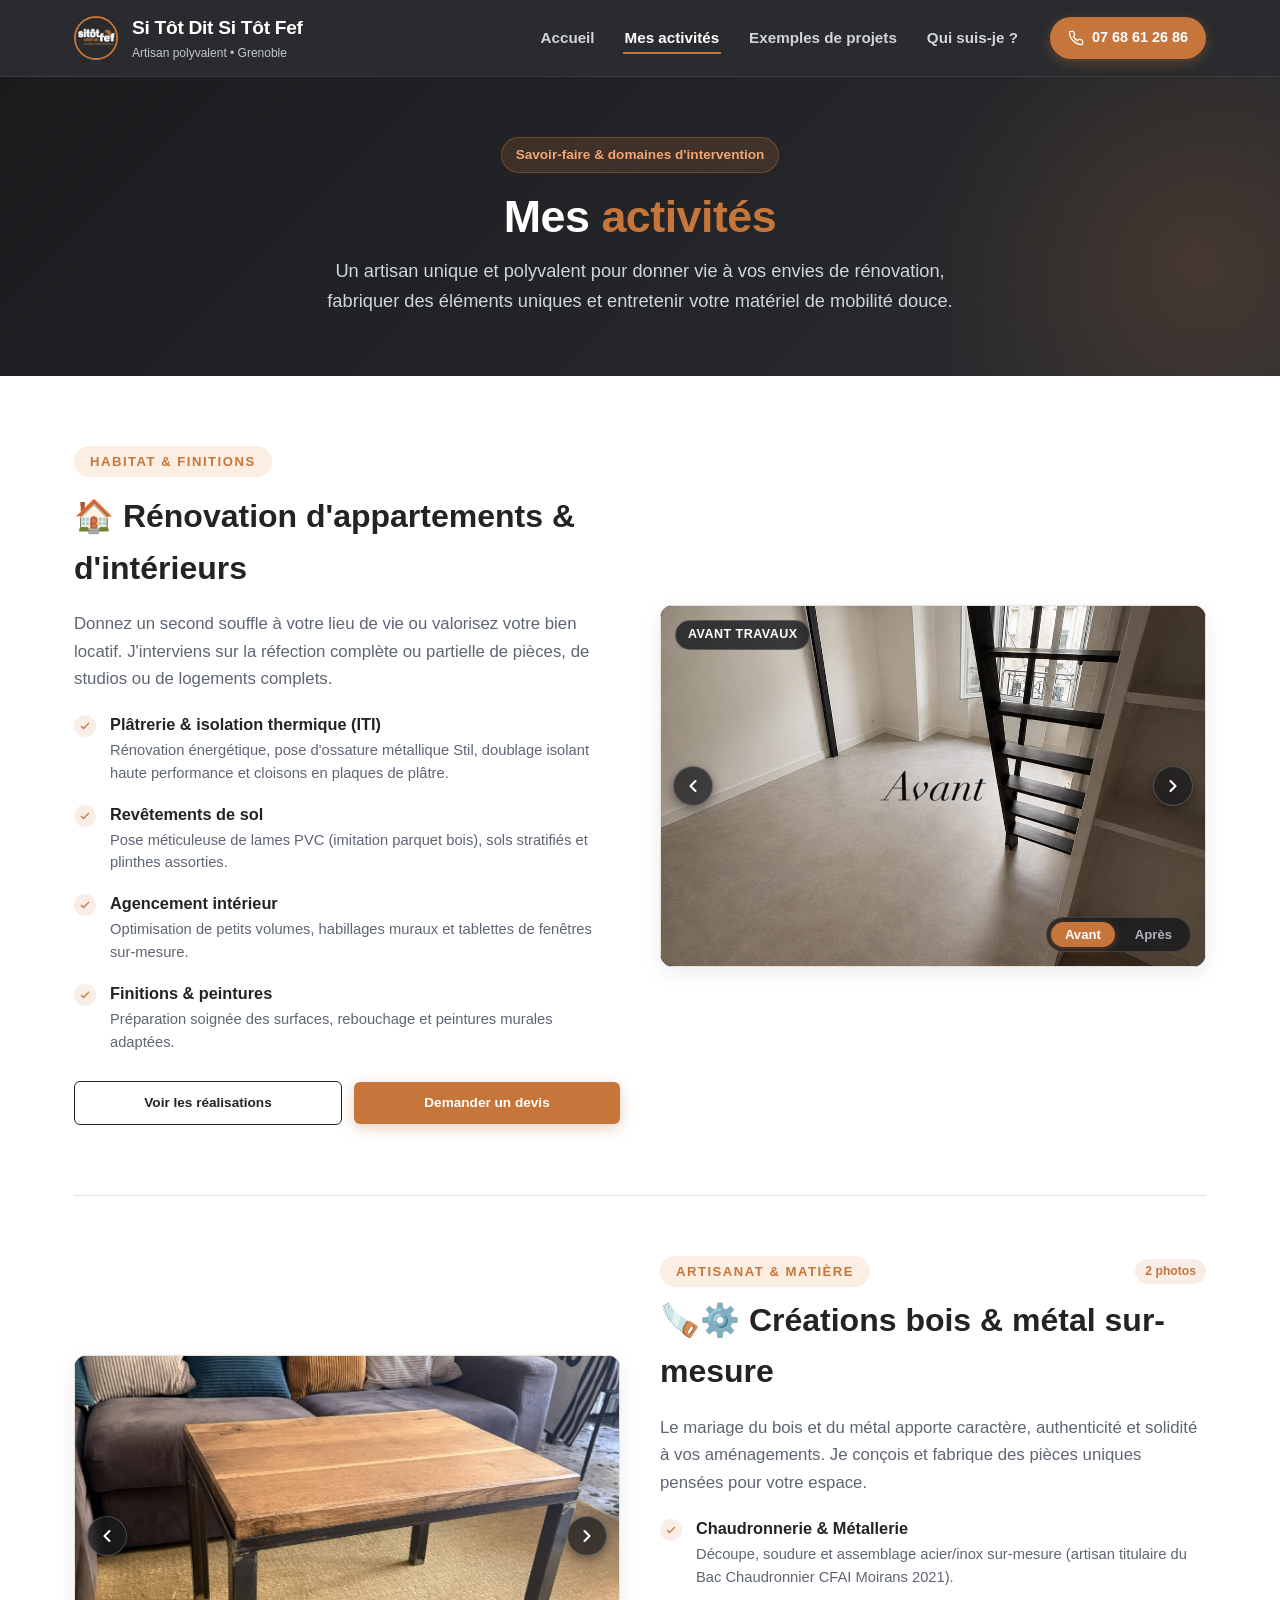
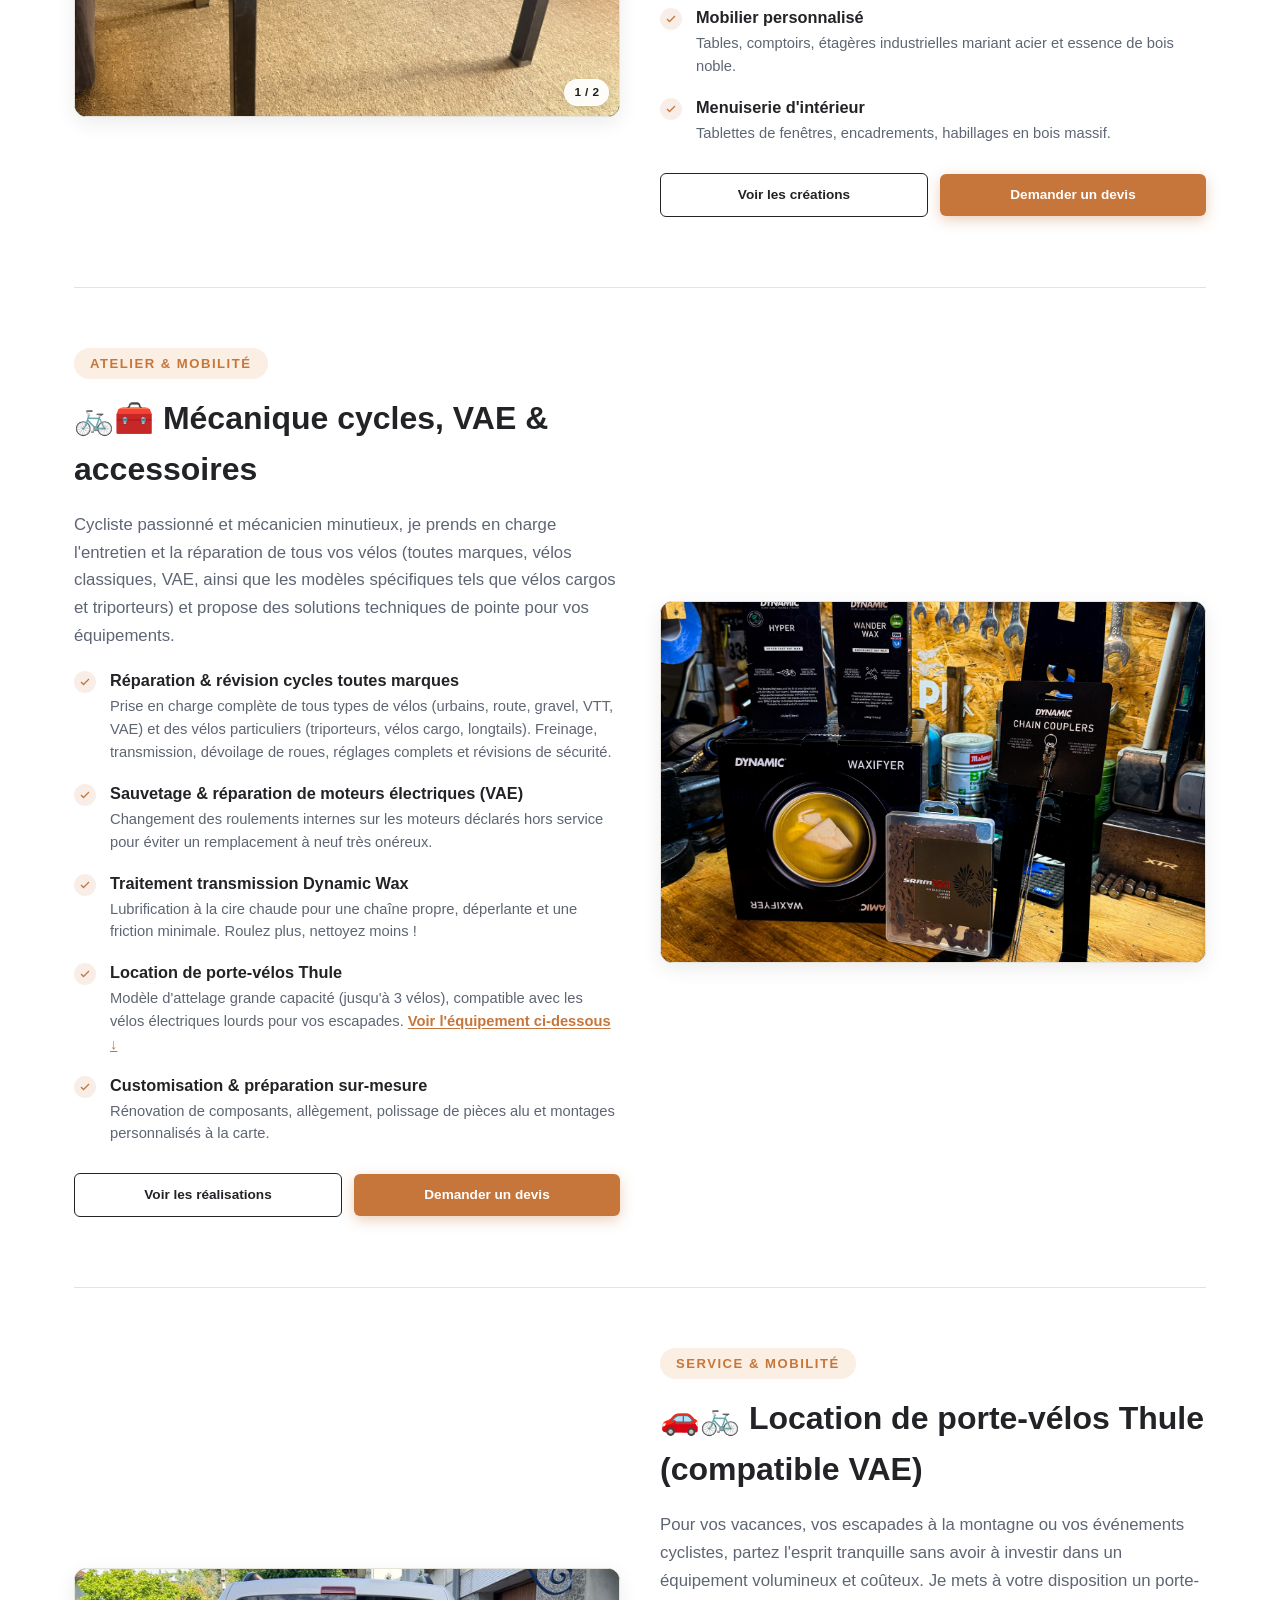
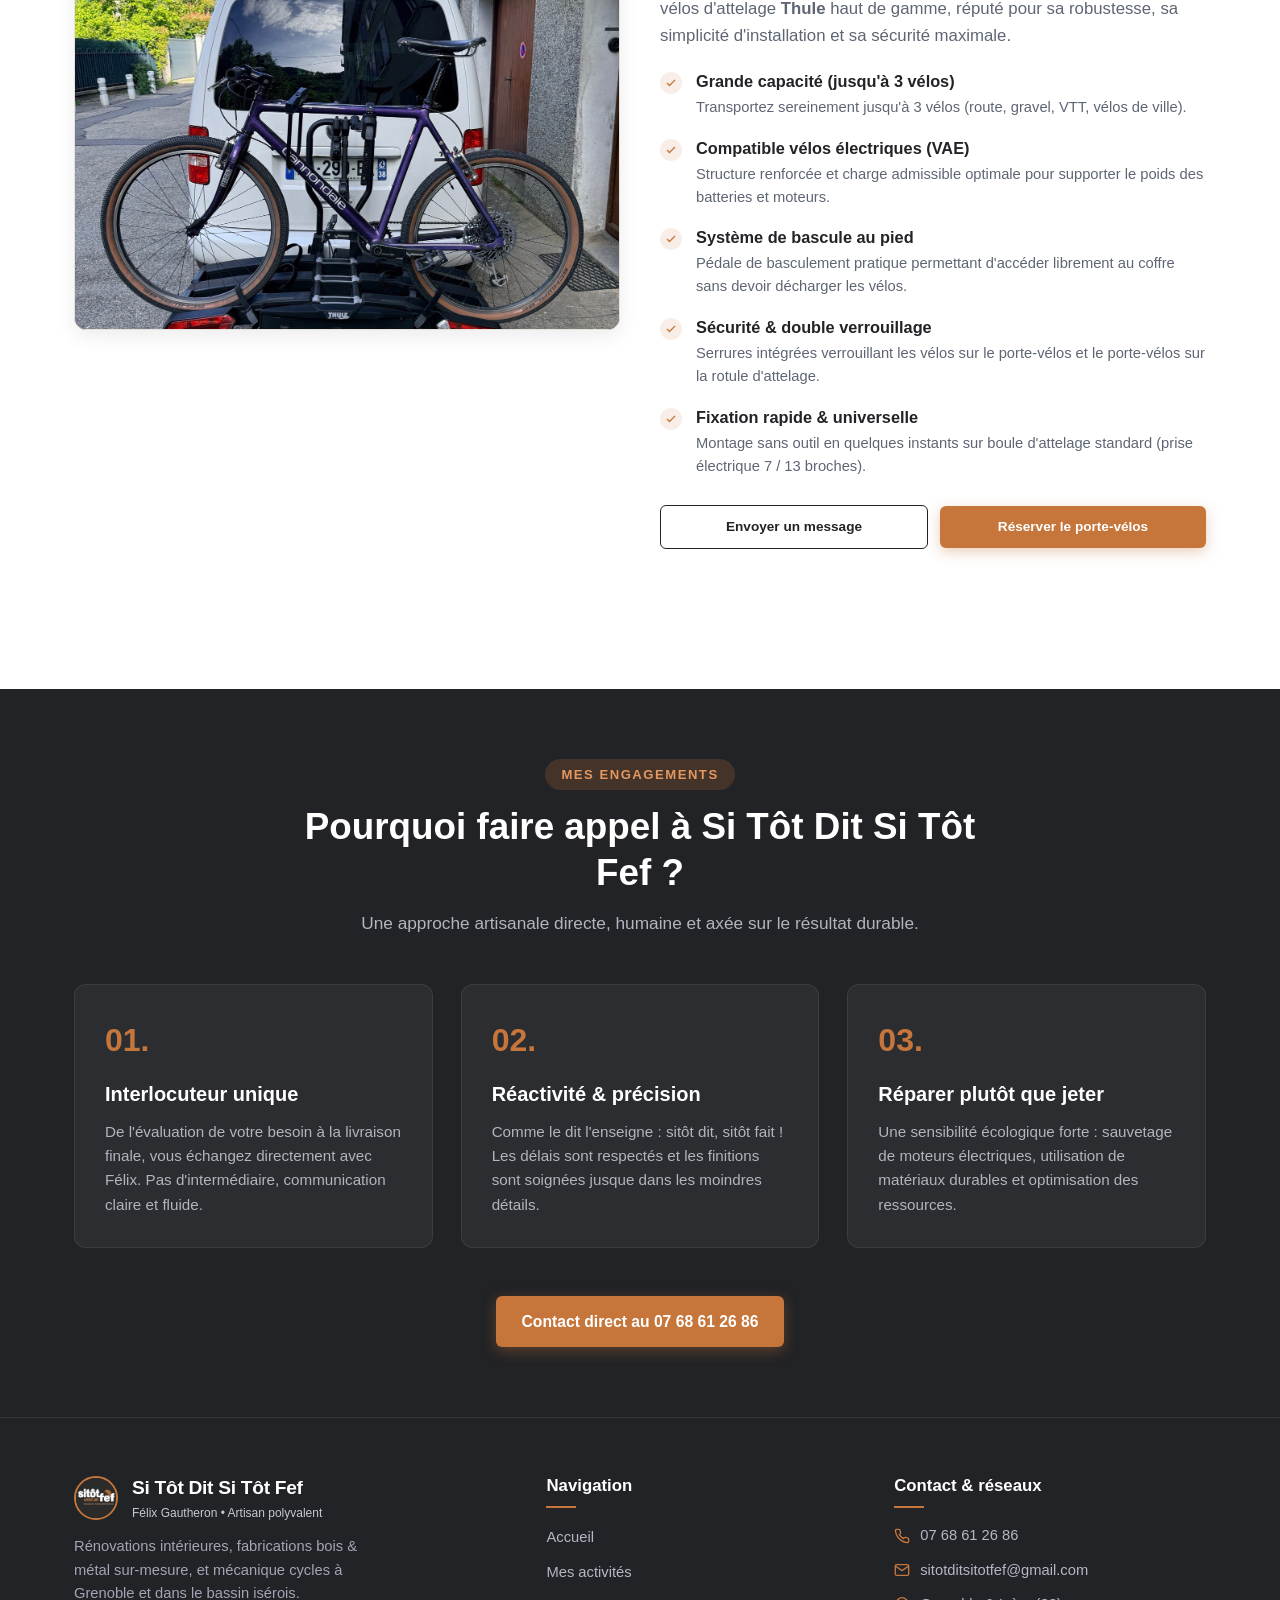
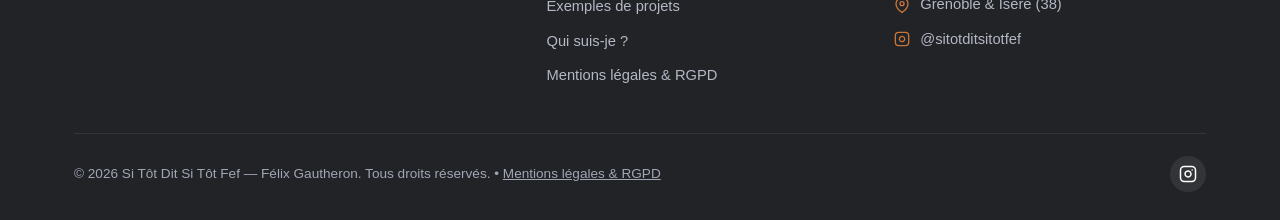
<file: activites.html>
<!DOCTYPE html>
<html lang="fr">
<head>
  <meta charset="UTF-8">
  <meta name="viewport" content="width=device-width, initial-scale=1.0">
  <title>Mes activités | Si Tôt Dit Si Tôt Fef - Artisan polyvalent</title>
  <meta name="description" content="Découvrez l'ensemble des activités de Félix Gautheron : rénovation d'appartements, créations bois & métal sur-mesure, mécanique vélo et VAE à Grenoble.">
  <link rel="stylesheet" href="style.css">
</head>
<body>

  <!-- HEADER -->
  <header class="site-header">
    <div class="container nav-container">
      <a href="index.html" class="brand-link" aria-label="Accueil Si Tôt Dit Si Tôt Fef">
        <img src="images/logo.jpg" alt="Logo Si Tôt Dit Si Tôt Fef" class="brand-logo">
        <div class="brand-text">
          <span class="brand-name">Si Tôt Dit Si Tôt Fef</span>
          <span class="brand-tagline">Artisan polyvalent &bull; Grenoble</span>
        </div>
      </a>

      <!-- Bouton appel direct mobile (à droite de Si Tôt Dit Si Tôt Fef) -->
      <a href="tel:0768612686" class="header-phone-mobile" aria-label="Téléphoner au 07 68 61 26 86">
        <svg viewBox="0 0 24 24" fill="none" stroke="currentColor" stroke-width="2.2" stroke-linecap="round" stroke-linejoin="round">
          <path d="M22 16.92v3a2 2 0 0 1-2.18 2 19.79 19.79 0 0 1-8.63-3.07 19.5 19.5 0 0 1-6-6 19.79 19.79 0 0 1-3.07-8.67A2 2 0 0 1 4.11 2h3a2 2 0 0 1 2 1.72 12.84 12.84 0 0 0 .7 2.81 2 2 0 0 1-.45 2.11L8.09 9.91a16 16 0 0 0 6 6l1.27-1.27a2 2 0 0 1 2.11-.45 12.84 12.84 0 0 0 2.81.7A2 2 0 0 1 22 16.92z"></path>
        </svg>
        <span>07 68 61 26 86</span>
      </a>

      <button class="mobile-menu-btn" aria-label="Ouvrir le menu" aria-expanded="false">
        <svg viewBox="0 0 24 24" fill="none" stroke="currentColor" stroke-width="2" stroke-linecap="round" stroke-linejoin="round">
          <line x1="3" y1="12" x2="21" y2="12"></line>
          <line x1="3" y1="6" x2="21" y2="6"></line>
          <line x1="3" y1="18" x2="21" y2="18"></line>
        </svg>
      </button>

      <nav class="main-nav">
        <ul class="nav-links">
          <li><a href="index.html" class="nav-link">Accueil</a></li>
          <li><a href="activites.html" class="nav-link active">Mes activités</a></li>
          <li><a href="projets.html" class="nav-link">Exemples de projets</a></li>
          <li><a href="qui-suis-je.html" class="nav-link">Qui suis-je ?</a></li>
        </ul>
        <a href="tel:0768612686" class="header-cta-btn">
          <svg width="16" height="16" viewBox="0 0 24 24" fill="none" stroke="currentColor" stroke-width="2" stroke-linecap="round" stroke-linejoin="round">
            <path d="M22 16.92v3a2 2 0 0 1-2.18 2 19.79 19.79 0 0 1-8.63-3.07 19.5 19.5 0 0 1-6-6 19.79 19.79 0 0 1-3.07-8.67A2 2 0 0 1 4.11 2h3a2 2 0 0 1 2 1.72 12.84 12.84 0 0 0 .7 2.81 2 2 0 0 1-.45 2.11L8.09 9.91a16 16 0 0 0 6 6l1.27-1.27a2 2 0 0 1 2.11-.45 12.84 12.84 0 0 0 2.81.7A2 2 0 0 1 22 16.92z"></path>
          </svg>
          07 68 61 26 86
        </a>
      </nav>
    </div>
  </header>

  <!-- BANNIÈRE DE PAGE -->
  <section class="hero" style="padding: 60px 0;">
    <div class="container" style="text-align: center;">
      <span class="hero-badge">Savoir-faire & domaines d'intervention</span>
      <h1 class="hero-title" style="font-size: 2.8rem; margin-bottom: 14px;">Mes <span>activités</span></h1>
      <p class="hero-description" style="margin: 0 auto; max-width: 680px;">
        Un artisan unique et polyvalent pour donner vie à vos envies de rénovation, fabriquer des éléments uniques et entretenir votre matériel de mobilité douce.
      </p>
    </div>
  </section>

  <!-- SECTION DÉTAIL DES ACTIVITÉS -->
  <main class="section section-light">
    <div class="container">

      <!-- ACTIVITÉ 1 : RÉNOVATION -->
      <div id="renovation" class="activity-item">
        <div class="activity-block">
          <div class="activity-content">
            <span class="section-tag">Habitat & finitions</span>
            <h2>
              🏠 Rénovation d'appartements & d'intérieurs
            </h2>
            <p class="activity-desc">
              Donnez un second souffle à votre lieu de vie ou valorisez votre bien locatif. J'interviens sur la réfection complète ou partielle de pièces, de studios ou de logements complets.
            </p>
            <ul class="service-list activity-services-list">
              <li class="service-list-item">
                <span class="service-list-icon">
                  <svg viewBox="0 0 24 24" fill="none" stroke="currentColor" stroke-width="2.5"><polyline points="20 6 9 17 4 12"></polyline></svg>
                </span>
                <div class="service-item-content">
                  <strong class="service-item-title">Plâtrerie & isolation thermique (ITI)</strong>
                  <p class="service-item-desc">Rénovation énergétique, pose d'ossature métallique Stil, doublage isolant haute performance et cloisons en plaques de plâtre.</p>
                </div>
              </li>
              <li class="service-list-item">
                <span class="service-list-icon">
                  <svg viewBox="0 0 24 24" fill="none" stroke="currentColor" stroke-width="2.5"><polyline points="20 6 9 17 4 12"></polyline></svg>
                </span>
                <div class="service-item-content">
                  <strong class="service-item-title">Revêtements de sol</strong>
                  <p class="service-item-desc">Pose méticuleuse de lames PVC (imitation parquet bois), sols stratifiés et plinthes assorties.</p>
                </div>
              </li>
              <li class="service-list-item">
                <span class="service-list-icon">
                  <svg viewBox="0 0 24 24" fill="none" stroke="currentColor" stroke-width="2.5"><polyline points="20 6 9 17 4 12"></polyline></svg>
                </span>
                <div class="service-item-content">
                  <strong class="service-item-title">Agencement intérieur</strong>
                  <p class="service-item-desc">Optimisation de petits volumes, habillages muraux et tablettes de fenêtres sur-mesure.</p>
                </div>
              </li>
              <li class="service-list-item">
                <span class="service-list-icon">
                  <svg viewBox="0 0 24 24" fill="none" stroke="currentColor" stroke-width="2.5"><polyline points="20 6 9 17 4 12"></polyline></svg>
                </span>
                <div class="service-item-content">
                  <strong class="service-item-title">Finitions & peintures</strong>
                  <p class="service-item-desc">Préparation soignée des surfaces, rebouchage et peintures murales adaptées.</p>
                </div>
              </li>
            </ul>
            <div class="activity-actions">
              <a href="projets.html?filter=renovation" class="btn btn-outline-dark btn-sm">Voir les réalisations</a>
              <a href="tel:0768612686" class="btn btn-primary btn-sm">Demander un devis</a>
            </div>
          </div>
          <div class="activity-media">
            <div class="before-after-carousel" aria-label="Défilement photo Avant / Après rénovation">
              <div class="carousel-track">
                <!-- Slide 1 : Avant -->
                <div class="carousel-slide active">
                  <img src="images/projet-renovation-sol-avant.jpg" alt="Pose de sol PVC studio à Grenoble - Avant travaux">
                  <span class="carousel-badge avant">Avant travaux</span>
                </div>
                <!-- Slide 2 : Après -->
                <div class="carousel-slide">
                  <img src="images/projet-renovation-sol-apres.jpg" alt="Pose de sol PVC studio à Grenoble - Après travaux">
                  <span class="carousel-badge apres">Après travaux</span>
                </div>
              </div>

              <!-- Boutons précédent / suivant -->
              <button type="button" class="carousel-btn prev" aria-label="Photo précédente">
                <svg viewBox="0 0 24 24" fill="none" stroke="currentColor" stroke-width="2.5" stroke-linecap="round" stroke-linejoin="round">
                  <polyline points="15 18 9 12 15 6"></polyline>
                </svg>
              </button>
              <button type="button" class="carousel-btn next" aria-label="Photo suivante">
                <svg viewBox="0 0 24 24" fill="none" stroke="currentColor" stroke-width="2.5" stroke-linecap="round" stroke-linejoin="round">
                  <polyline points="9 18 15 12 9 6"></polyline>
                </svg>
              </button>

              <!-- Sélecteurs Avant / Après -->
              <div class="carousel-pills">
                <button type="button" class="carousel-pill active" data-slide="0">Avant</button>
                <button type="button" class="carousel-pill" data-slide="1">Après</button>
              </div>
            </div>
          </div>
        </div>
      </div>

      <hr style="border: 0; border-top: 1px solid var(--color-border); margin: 60px 0;">

      <!-- ACTIVITÉ 2 : BOIS ET MÉTAL -->
      <div id="bois-metal" class="activity-item">
        <div class="activity-block reverse">
          <div class="activity-content">
            <div style="display: flex; align-items: center; justify-content: space-between; gap: 8px; margin-bottom: 8px; flex-wrap: wrap;">
              <span class="section-tag" style="margin-bottom: 0;">Artisanat & matière</span>
              <span style="font-size: 0.76rem; font-weight: 700; color: var(--color-accent); background: rgba(198, 118, 59, 0.12); padding: 3px 10px; border-radius: var(--radius-full);">2 photos</span>
            </div>
            <h2>
              🪚⚙️ Créations bois & métal sur-mesure
            </h2>
            <p class="activity-desc">
              Le mariage du bois et du métal apporte caractère, authenticité et solidité à vos aménagements. Je conçois et fabrique des pièces uniques pensées pour votre espace.
            </p>
            <ul class="service-list activity-services-list">
              <li class="service-list-item">
                <span class="service-list-icon">
                  <svg viewBox="0 0 24 24" fill="none" stroke="currentColor" stroke-width="2.5"><polyline points="20 6 9 17 4 12"></polyline></svg>
                </span>
                <div class="service-item-content">
                  <strong class="service-item-title">Chaudronnerie & Métallerie</strong>
                  <p class="service-item-desc">Découpe, soudure et assemblage acier/inox sur-mesure (artisan titulaire du Bac Chaudronnier CFAI Moirans 2021).</p>
                </div>
              </li>
              <li class="service-list-item">
                <span class="service-list-icon">
                  <svg viewBox="0 0 24 24" fill="none" stroke="currentColor" stroke-width="2.5"><polyline points="20 6 9 17 4 12"></polyline></svg>
                </span>
                <div class="service-item-content">
                  <strong class="service-item-title">Mobilier personnalisé</strong>
                  <p class="service-item-desc">Tables, comptoirs, étagères industrielles mariant acier et essence de bois noble.</p>
                </div>
              </li>
              <li class="service-list-item">
                <span class="service-list-icon">
                  <svg viewBox="0 0 24 24" fill="none" stroke="currentColor" stroke-width="2.5"><polyline points="20 6 9 17 4 12"></polyline></svg>
                </span>
                <div class="service-item-content">
                  <strong class="service-item-title">Menuiserie d'intérieur</strong>
                  <p class="service-item-desc">Tablettes de fenêtres, encadrements, habillages en bois massif.</p>
                </div>
              </li>
            </ul>
            <div class="activity-actions">
              <a href="projets.html?filter=bois-metal" class="btn btn-outline-dark btn-sm">Voir les créations</a>
              <a href="tel:0768612686" class="btn btn-primary btn-sm">Demander un devis</a>
            </div>
          </div>
          <div class="activity-media">
            <div class="before-after-carousel" aria-label="Photos de la table basse artisanale sur-mesure">
              <div class="carousel-track">
                <!-- Slide 1 -->
                <div class="carousel-slide active">
                  <img src="images/photo%20table%20salon.jpeg" alt="Table basse artisanale en bois massif et piétement acier dans le salon" style="object-position: center 55%;">
                </div>
                <!-- Slide 2 -->
                <div class="carousel-slide">
                  <img src="images/photo%20table%20basse.jpeg" alt="Détail du plateau en chêne massif et du piétement acier" style="object-position: center 50%;">
                </div>
              </div>

              <!-- Boutons précédent / suivant -->
              <button type="button" class="carousel-btn prev" aria-label="Photo précédente">
                <svg viewBox="0 0 24 24" fill="none" stroke="currentColor" stroke-width="2.5" stroke-linecap="round" stroke-linejoin="round">
                  <polyline points="15 18 9 12 15 6"></polyline>
                </svg>
              </button>
              <button type="button" class="carousel-btn next" aria-label="Photo suivante">
                <svg viewBox="0 0 24 24" fill="none" stroke="currentColor" stroke-width="2.5" stroke-linecap="round" stroke-linejoin="round">
                  <polyline points="9 18 15 12 9 6"></polyline>
                </svg>
              </button>

              <!-- Compteur discret 1 / 2 -->
              <div class="photo-mini-counter" aria-label="Compteur photos">
                <span class="mini-counter-text">1 / 2</span>
              </div>
            </div>
          </div>
        </div>
      </div>

      <hr style="border: 0; border-top: 1px solid var(--color-border); margin: 60px 0;">

      <!-- ACTIVITÉ 3 : CYCLES ET VAE -->
      <div id="cycles" class="activity-item">
        <div class="activity-block">
          <div class="activity-content">
            <span class="section-tag">Atelier & mobilité</span>
            <h2>
              🚲🧰 Mécanique cycles, VAE & accessoires
            </h2>
            <p class="activity-desc">
              Cycliste passionné et mécanicien minutieux, je prends en charge l'entretien et la réparation de tous vos vélos (toutes marques, vélos classiques, VAE, ainsi que les modèles spécifiques tels que vélos cargos et triporteurs) et propose des solutions techniques de pointe pour vos équipements.
            </p>
            <ul class="service-list activity-services-list">
              <li class="service-list-item">
                <span class="service-list-icon">
                  <svg viewBox="0 0 24 24" fill="none" stroke="currentColor" stroke-width="2.5"><polyline points="20 6 9 17 4 12"></polyline></svg>
                </span>
                <div class="service-item-content">
                  <strong class="service-item-title">Réparation & révision cycles toutes marques</strong>
                  <p class="service-item-desc">Prise en charge complète de tous types de vélos (urbains, route, gravel, VTT, VAE) et des vélos particuliers (triporteurs, vélos cargo, longtails). Freinage, transmission, dévoilage de roues, réglages complets et révisions de sécurité.</p>
                </div>
              </li>
              <li class="service-list-item">
                <span class="service-list-icon">
                  <svg viewBox="0 0 24 24" fill="none" stroke="currentColor" stroke-width="2.5"><polyline points="20 6 9 17 4 12"></polyline></svg>
                </span>
                <div class="service-item-content">
                  <strong class="service-item-title">Sauvetage & réparation de moteurs électriques (VAE)</strong>
                  <p class="service-item-desc">Changement des roulements internes sur les moteurs déclarés hors service pour éviter un remplacement à neuf très onéreux.</p>
                </div>
              </li>
              <li class="service-list-item">
                <span class="service-list-icon">
                  <svg viewBox="0 0 24 24" fill="none" stroke="currentColor" stroke-width="2.5"><polyline points="20 6 9 17 4 12"></polyline></svg>
                </span>
                <div class="service-item-content">
                  <strong class="service-item-title">Traitement transmission Dynamic Wax</strong>
                  <p class="service-item-desc">Lubrification à la cire chaude pour une chaîne propre, déperlante et une friction minimale. Roulez plus, nettoyez moins !</p>
                </div>
              </li>
              <li class="service-list-item">
                <span class="service-list-icon">
                  <svg viewBox="0 0 24 24" fill="none" stroke="currentColor" stroke-width="2.5"><polyline points="20 6 9 17 4 12"></polyline></svg>
                </span>
                <div class="service-item-content">
                  <strong class="service-item-title">Location de porte-vélos Thule</strong>
                  <p class="service-item-desc">Modèle d'attelage grande capacité (jusqu'à 3 vélos), compatible avec les vélos électriques lourds pour vos escapades. <a href="#location-porte-velo" style="color: var(--color-accent); font-weight: 700; text-decoration: underline;">Voir l'équipement ci-dessous &darr;</a></p>
                </div>
              </li>
              <li class="service-list-item">
                <span class="service-list-icon">
                  <svg viewBox="0 0 24 24" fill="none" stroke="currentColor" stroke-width="2.5"><polyline points="20 6 9 17 4 12"></polyline></svg>
                </span>
                <div class="service-item-content">
                  <strong class="service-item-title">Customisation & préparation sur-mesure</strong>
                  <p class="service-item-desc">Rénovation de composants, allègement, polissage de pièces alu et montages personnalisés à la carte.</p>
                </div>
              </li>
            </ul>
            <div class="activity-actions">
              <a href="projets.html?filter=cycles" class="btn btn-outline-dark btn-sm">Voir les réalisations</a>
              <a href="tel:0768612686" class="btn btn-primary btn-sm">Demander un devis</a>
            </div>
          </div>
          <div class="activity-media">
            <img src="images/projet-atelier-wax.jpg" alt="Atelier mécanique vélo et cire Dynamic Wax" class="activity-img">
          </div>
        </div>
      </div>

      <hr style="border: 0; border-top: 1px solid var(--color-border); margin: 60px 0;">

      <!-- ACTIVITÉ 4 : LOCATION DE PORTE-VÉLOS THULE -->
      <div id="location-porte-velo" class="activity-item">
        <div class="activity-block reverse">
          <div class="activity-content">
            <span class="section-tag">Service & mobilité</span>
            <h2>
              🚗🚲 Location de porte-vélos Thule (compatible VAE)
            </h2>
            <p class="activity-desc">
              Pour vos vacances, vos escapades à la montagne ou vos événements cyclistes, partez l'esprit tranquille sans avoir à investir dans un équipement volumineux et coûteux. Je mets à votre disposition un porte-vélos d'attelage <strong>Thule</strong> haut de gamme, réputé pour sa robustesse, sa simplicité d'installation et sa sécurité maximale.
            </p>
            <ul class="service-list activity-services-list">
              <li class="service-list-item">
                <span class="service-list-icon">
                  <svg viewBox="0 0 24 24" fill="none" stroke="currentColor" stroke-width="2.5"><polyline points="20 6 9 17 4 12"></polyline></svg>
                </span>
                <div class="service-item-content">
                  <strong class="service-item-title">Grande capacité (jusqu'à 3 vélos)</strong>
                  <p class="service-item-desc">Transportez sereinement jusqu'à 3 vélos (route, gravel, VTT, vélos de ville).</p>
                </div>
              </li>
              <li class="service-list-item">
                <span class="service-list-icon">
                  <svg viewBox="0 0 24 24" fill="none" stroke="currentColor" stroke-width="2.5"><polyline points="20 6 9 17 4 12"></polyline></svg>
                </span>
                <div class="service-item-content">
                  <strong class="service-item-title">Compatible vélos électriques (VAE)</strong>
                  <p class="service-item-desc">Structure renforcée et charge admissible optimale pour supporter le poids des batteries et moteurs.</p>
                </div>
              </li>
              <li class="service-list-item">
                <span class="service-list-icon">
                  <svg viewBox="0 0 24 24" fill="none" stroke="currentColor" stroke-width="2.5"><polyline points="20 6 9 17 4 12"></polyline></svg>
                </span>
                <div class="service-item-content">
                  <strong class="service-item-title">Système de bascule au pied</strong>
                  <p class="service-item-desc">Pédale de basculement pratique permettant d'accéder librement au coffre sans devoir décharger les vélos.</p>
                </div>
              </li>
              <li class="service-list-item">
                <span class="service-list-icon">
                  <svg viewBox="0 0 24 24" fill="none" stroke="currentColor" stroke-width="2.5"><polyline points="20 6 9 17 4 12"></polyline></svg>
                </span>
                <div class="service-item-content">
                  <strong class="service-item-title">Sécurité & double verrouillage</strong>
                  <p class="service-item-desc">Serrures intégrées verrouillant les vélos sur le porte-vélos et le porte-vélos sur la rotule d'attelage.</p>
                </div>
              </li>
              <li class="service-list-item">
                <span class="service-list-icon">
                  <svg viewBox="0 0 24 24" fill="none" stroke="currentColor" stroke-width="2.5"><polyline points="20 6 9 17 4 12"></polyline></svg>
                </span>
                <div class="service-item-content">
                  <strong class="service-item-title">Fixation rapide & universelle</strong>
                  <p class="service-item-desc">Montage sans outil en quelques instants sur boule d'attelage standard (prise électrique 7 / 13 broches).</p>
                </div>
              </li>
            </ul>
            <div class="activity-actions">
              <a href="index.html#contact" class="btn btn-outline-dark btn-sm">Envoyer un message</a>
              <a href="tel:0768612686" class="btn btn-primary btn-sm">Réserver le porte-vélos</a>
            </div>
          </div>
          <div class="activity-media">
            <img src="images/photo%20porte%20velo.jpeg" alt="Location porte-vélos d'attelage Thule compatible VAE" class="activity-img">
          </div>
        </div>
      </div>

    </div>
  </main>

  <!-- POURQUOI CHOISIR SI TÔT DIT SI TÔT FEF -->
  <section class="section section-dark">
    <div class="container">
      <div class="section-title-wrap">
        <span class="section-tag">Mes engagements</span>
        <h2 class="section-title">Pourquoi faire appel à Si Tôt Dit Si Tôt Fef ?</h2>
        <p class="section-subtitle">Une approche artisanale directe, humaine et axée sur le résultat durable.</p>
      </div>

      <div class="cards-grid">
        <div style="background: #2b2d31; padding: 30px; border-radius: var(--radius-md); border: 1px solid rgba(255,255,255,0.08);">
          <div style="color: var(--color-accent); font-size: 2rem; margin-bottom: 12px; font-weight: 800;">01.</div>
          <h3 style="color: white; font-size: 1.25rem; font-weight: 700; margin-bottom: 10px;">Interlocuteur unique</h3>
          <p style="color: #b0b5be; font-size: 0.95rem;">De l'évaluation de votre besoin à la livraison finale, vous échangez directement avec Félix. Pas d'intermédiaire, communication claire et fluide.</p>
        </div>

        <div style="background: #2b2d31; padding: 30px; border-radius: var(--radius-md); border: 1px solid rgba(255,255,255,0.08);">
          <div style="color: var(--color-accent); font-size: 2rem; margin-bottom: 12px; font-weight: 800;">02.</div>
          <h3 style="color: white; font-size: 1.25rem; font-weight: 700; margin-bottom: 10px;">Réactivité & précision</h3>
          <p style="color: #b0b5be; font-size: 0.95rem;">Comme le dit l'enseigne : sitôt dit, sitôt fait ! Les délais sont respectés et les finitions sont soignées jusque dans les moindres détails.</p>
        </div>

        <div style="background: #2b2d31; padding: 30px; border-radius: var(--radius-md); border: 1px solid rgba(255,255,255,0.08);">
          <div style="color: var(--color-accent); font-size: 2rem; margin-bottom: 12px; font-weight: 800;">03.</div>
          <h3 style="color: white; font-size: 1.25rem; font-weight: 700; margin-bottom: 10px;">Réparer plutôt que jeter</h3>
          <p style="color: #b0b5be; font-size: 0.95rem;">Une sensibilité écologique forte : sauvetage de moteurs électriques, utilisation de matériaux durables et optimisation des ressources.</p>
        </div>
      </div>

      <div style="text-align: center; margin-top: 48px;">
        <a href="tel:0768612686" class="btn btn-primary">
          Contact direct au 07 68 61 26 86
        </a>
      </div>
    </div>
  </section>

  <!-- FOOTER -->
  <footer class="site-footer">
    <div class="container">
      <div class="footer-grid">
        <div class="footer-col-brand">
          <div class="brand-link">
            <img src="images/logo.jpg" alt="Logo" class="brand-logo">
            <div class="brand-text">
              <span class="brand-name">Si Tôt Dit Si Tôt Fef</span>
              <span class="brand-tagline">Félix Gautheron &bull; Artisan polyvalent</span>
            </div>
          </div>
          <p class="footer-desc">
            Rénovations intérieures, fabrications bois & métal sur-mesure, et mécanique cycles à Grenoble et dans le bassin isérois.
          </p>
        </div>

        <div>
          <h4 class="footer-heading">Navigation</h4>
          <ul class="footer-links-list">
            <li><a href="index.html">Accueil</a></li>
            <li><a href="activites.html">Mes activités</a></li>
            <li><a href="projets.html">Exemples de projets</a></li>
            <li><a href="qui-suis-je.html">Qui suis-je ?</a></li>
            <li><a href="mentions-legales.html">Mentions légales & RGPD</a></li>
          </ul>
        </div>

        <div>
          <h4 class="footer-heading">Contact & réseaux</h4>
          <div class="footer-contact-item">
            <svg viewBox="0 0 24 24" fill="none" stroke="currentColor" stroke-width="2">
              <path d="M22 16.92v3a2 2 0 0 1-2.18 2 19.79 19.79 0 0 1-8.63-3.07 19.5 19.5 0 0 1-6-6 19.79 19.79 0 0 1-3.07-8.67A2 2 0 0 1 4.11 2h3a2 2 0 0 1 2 1.72 12.84 12.84 0 0 0 .7 2.81 2 2 0 0 1-.45 2.11L8.09 9.91a16 16 0 0 0 6 6l1.27-1.27a2 2 0 0 1 2.11-.45 12.84 12.84 0 0 0 2.81.7A2 2 0 0 1 22 16.92z"></path>
            </svg>
            <a href="tel:0768612686">07 68 61 26 86</a>
          </div>
          <div class="footer-contact-item">
            <svg viewBox="0 0 24 24" fill="none" stroke="currentColor" stroke-width="2">
              <path d="M4 4h16c1.1 0 2 .9 2 2v12c0 1.1-.9 2-2 2H4c-1.1 0-2-.9-2-2V6c0-1.1.9-2 2-2z"></path>
              <polyline points="22,6 12,13 2,6"></polyline>
            </svg>
            <a href="mailto:sitotditsitotfef@gmail.com">sitotditsitotfef@gmail.com</a>
          </div>
          <div class="footer-contact-item">
            <svg viewBox="0 0 24 24" fill="none" stroke="currentColor" stroke-width="2">
              <path d="M21 10c0 7-9 13-9 13s-9-6-9-13a9 9 0 0 1 18 0z"></path>
              <circle cx="12" cy="10" r="3"></circle>
            </svg>
            <span>Grenoble & Isère (38)</span>
          </div>
          <div class="footer-contact-item">
            <svg viewBox="0 0 24 24" fill="none" stroke="currentColor" stroke-width="2">
              <rect x="2" y="2" width="20" height="20" rx="5" ry="5"></rect>
              <path d="M16 11.37A4 4 0 1 1 12.63 8 4 4 0 0 1 16 11.37z"></path>
              <line x1="17.5" y1="6.5" x2="17.51" y2="6.5"></line>
            </svg>
            <a href="https://www.instagram.com/sitotditsitotfef/" target="_blank" rel="noopener noreferrer">@sitotditsitotfef</a>
          </div>
        </div>
      </div>

      <div class="footer-bottom">
        <p>&copy; 2026 Si Tôt Dit Si Tôt Fef — Félix Gautheron. Tous droits réservés. &bull; <a href="mentions-legales.html" style="text-decoration: underline; color: #a0a6b5;">Mentions légales & RGPD</a></p>
        <div class="social-links">
          <a href="https://www.instagram.com/sitotditsitotfef/" target="_blank" rel="noopener noreferrer" class="social-icon-btn" aria-label="Instagram">
            <svg viewBox="0 0 24 24" fill="none" stroke="currentColor" stroke-width="2" stroke-linecap="round" stroke-linejoin="round">
              <rect x="2" y="2" width="20" height="20" rx="5" ry="5"></rect>
              <path d="M16 11.37A4 4 0 1 1 12.63 8 4 4 0 0 1 16 11.37z"></path>
              <line x1="17.5" y1="6.5" x2="17.51" y2="6.5"></line>
            </svg>
          </a>
        </div>
      </div>
    </div>
  </footer>

  <script src="script.js"></script>
</body>
</html>
</file>
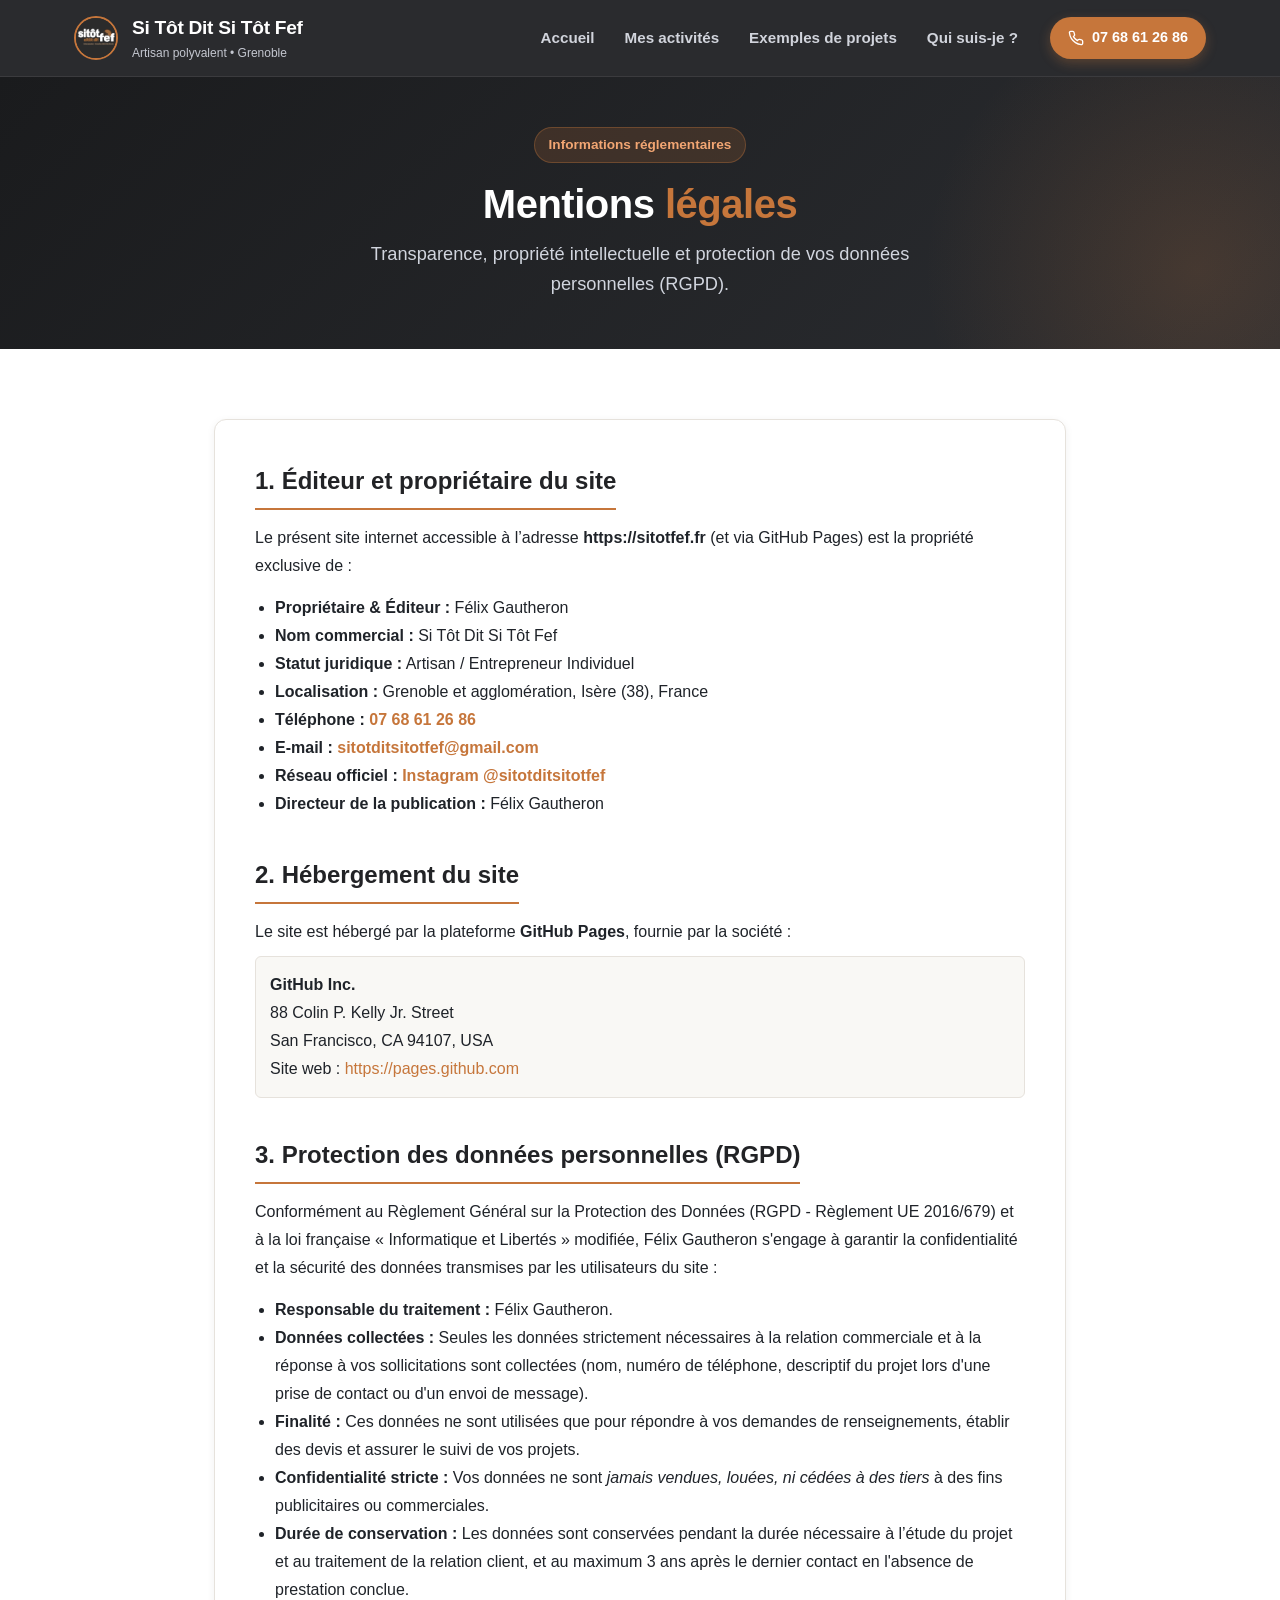
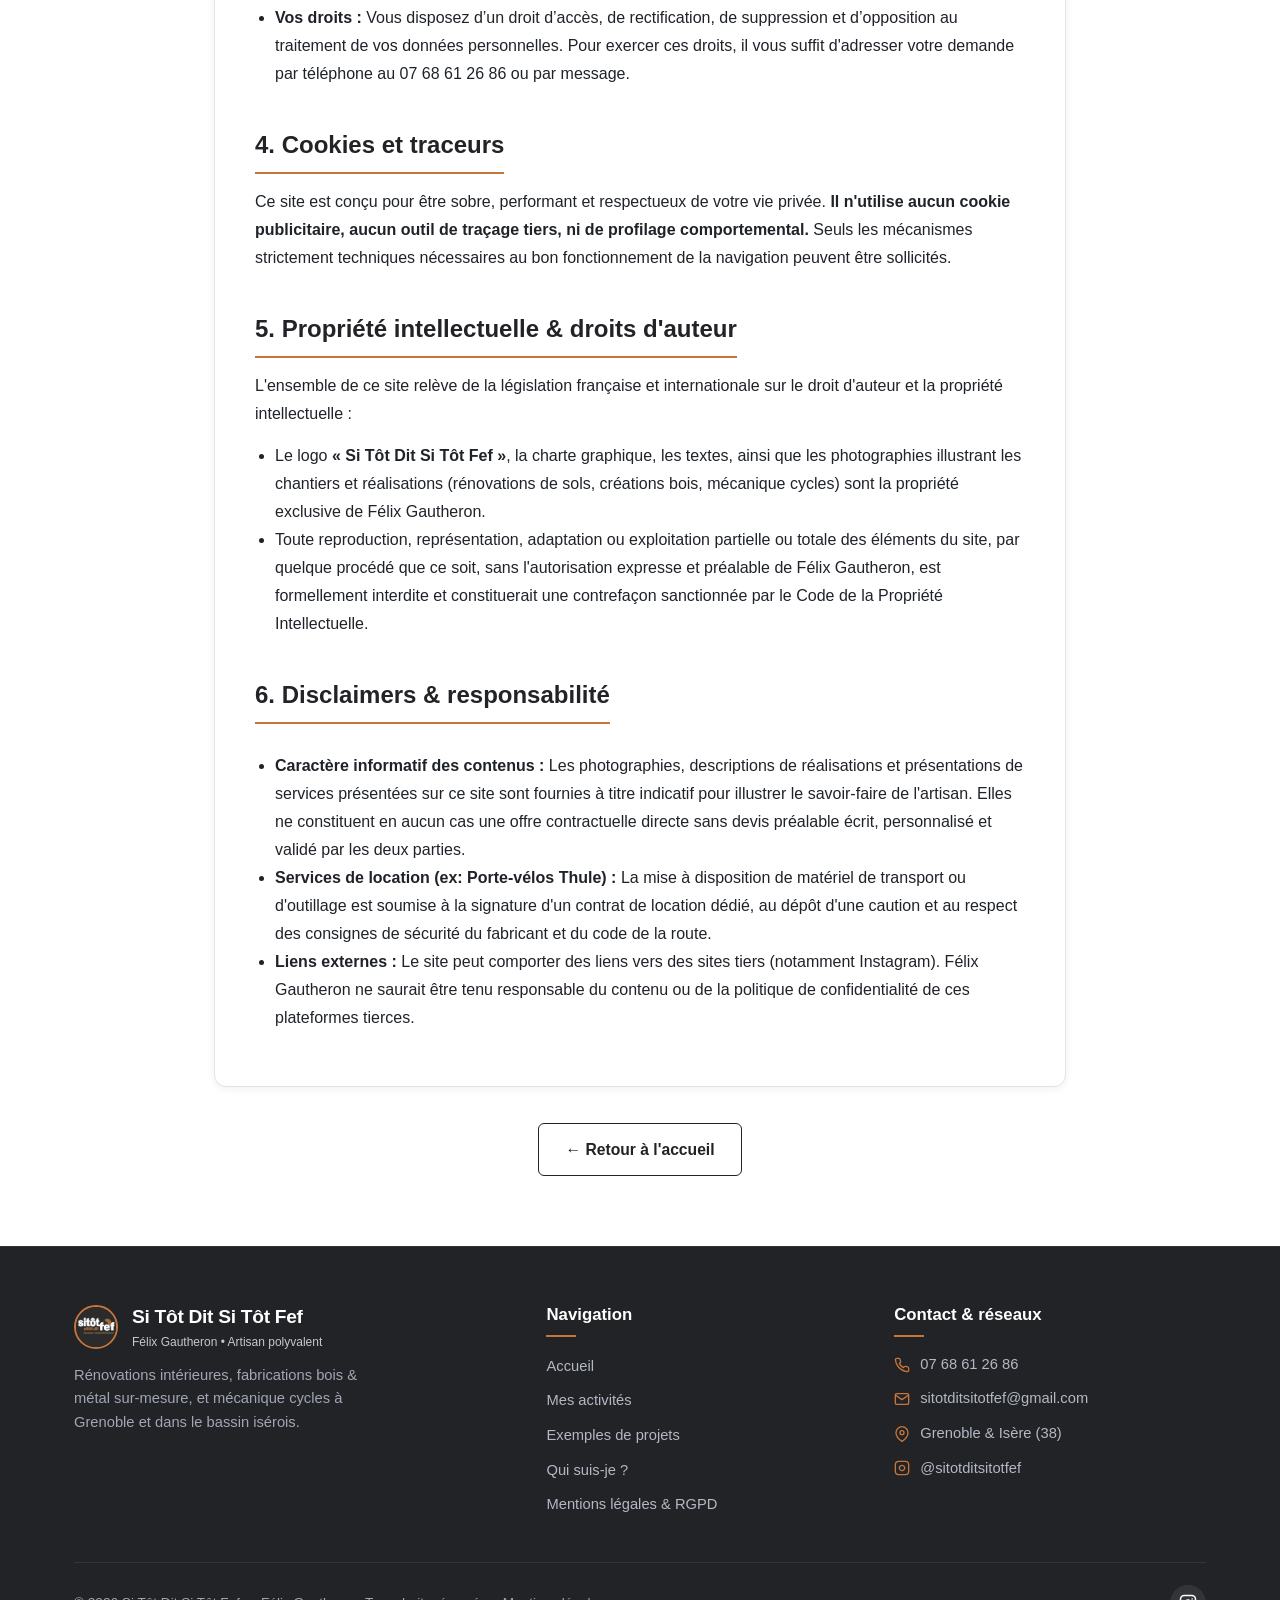
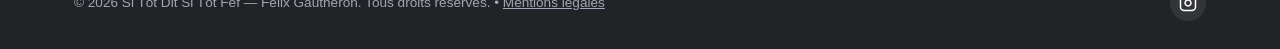
<file: mentions-legales.html>
<!DOCTYPE html>
<html lang="fr">
<head>
  <meta charset="UTF-8">
  <meta name="viewport" content="width=device-width, initial-scale=1.0">
  <title>Mentions légales & confidentialité | Si Tôt Dit Si Tôt Fef</title>
  <meta name="description" content="Mentions légales, éditeur du site, hébergement, politique de confidentialité et respect du RGPD pour l'entreprise Si Tôt Dit Si Tôt Fef - Félix Gautheron.">
  <link rel="stylesheet" href="style.css">
</head>
<body>

  <!-- HEADER -->
  <header class="site-header">
    <div class="container nav-container">
      <a href="index.html" class="brand-link" aria-label="Accueil Si Tôt Dit Si Tôt Fef">
        <img src="images/logo.jpg" alt="Logo Si Tôt Dit Si Tôt Fef" class="brand-logo">
        <div class="brand-text">
          <span class="brand-name">Si Tôt Dit Si Tôt Fef</span>
          <span class="brand-tagline">Artisan polyvalent &bull; Grenoble</span>
        </div>
      </a>

      <!-- Bouton appel direct mobile (à droite de Si Tôt Dit Si Tôt Fef) -->
      <a href="tel:0768612686" class="header-phone-mobile" aria-label="Téléphoner au 07 68 61 26 86">
        <svg viewBox="0 0 24 24" fill="none" stroke="currentColor" stroke-width="2.2" stroke-linecap="round" stroke-linejoin="round">
          <path d="M22 16.92v3a2 2 0 0 1-2.18 2 19.79 19.79 0 0 1-8.63-3.07 19.5 19.5 0 0 1-6-6 19.79 19.79 0 0 1-3.07-8.67A2 2 0 0 1 4.11 2h3a2 2 0 0 1 2 1.72 12.84 12.84 0 0 0 .7 2.81 2 2 0 0 1-.45 2.11L8.09 9.91a16 16 0 0 0 6 6l1.27-1.27a2 2 0 0 1 2.11-.45 12.84 12.84 0 0 0 2.81.7A2 2 0 0 1 22 16.92z"></path>
        </svg>
        <span>07 68 61 26 86</span>
      </a>

      <button class="mobile-menu-btn" aria-label="Ouvrir le menu" aria-expanded="false">
        <svg viewBox="0 0 24 24" fill="none" stroke="currentColor" stroke-width="2" stroke-linecap="round" stroke-linejoin="round">
          <line x1="3" y1="12" x2="21" y2="12"></line>
          <line x1="3" y1="6" x2="21" y2="6"></line>
          <line x1="3" y1="18" x2="21" y2="18"></line>
        </svg>
      </button>

      <nav class="main-nav">
        <ul class="nav-links">
          <li><a href="index.html" class="nav-link">Accueil</a></li>
          <li><a href="activites.html" class="nav-link">Mes activités</a></li>
          <li><a href="projets.html" class="nav-link">Exemples de projets</a></li>
          <li><a href="qui-suis-je.html" class="nav-link">Qui suis-je ?</a></li>
        </ul>
        <a href="tel:0768612686" class="header-cta-btn">
          <svg width="16" height="16" viewBox="0 0 24 24" fill="none" stroke="currentColor" stroke-width="2" stroke-linecap="round" stroke-linejoin="round">
            <path d="M22 16.92v3a2 2 0 0 1-2.18 2 19.79 19.79 0 0 1-8.63-3.07 19.5 19.5 0 0 1-6-6 19.79 19.79 0 0 1-3.07-8.67A2 2 0 0 1 4.11 2h3a2 2 0 0 1 2 1.72 12.84 12.84 0 0 0 .7 2.81 2 2 0 0 1-.45 2.11L8.09 9.91a16 16 0 0 0 6 6l1.27-1.27a2 2 0 0 1 2.11-.45 12.84 12.84 0 0 0 2.81.7A2 2 0 0 1 22 16.92z"></path>
          </svg>
          07 68 61 26 86
        </a>
      </nav>
    </div>
  </header>

  <!-- BANNIÈRE -->
  <section class="hero" style="padding: 50px 0;">
    <div class="container" style="text-align: center;">
      <span class="hero-badge">Informations réglementaires</span>
      <h1 class="hero-title" style="font-size: 2.5rem; margin-bottom: 12px;">Mentions <span>légales</span></h1>
      <p class="hero-description" style="margin: 0 auto; max-width: 600px;">
        Transparence, propriété intellectuelle et protection de vos données personnelles (RGPD).
      </p>
    </div>
  </section>

  <!-- CONTENU LÉGAL -->
  <main class="section section-light">
    <div class="container" style="max-width: 900px;">
      
      <div style="background: #ffffff; border: 1px solid var(--color-border); border-radius: var(--radius-md); padding: 40px; box-shadow: var(--shadow-sm); line-height: 1.75; color: var(--color-text-dark);">

        <!-- 1. IDENTITÉ DE L'ÉDITEUR -->
        <section style="margin-bottom: 36px;">
          <h2 style="font-size: 1.5rem; font-weight: 800; color: var(--color-primary); margin-bottom: 14px; border-bottom: 2px solid var(--color-accent); padding-bottom: 6px; display: inline-block;">
            1. Éditeur et propriétaire du site
          </h2>
          <p>
            Le présent site internet accessible à l’adresse <strong>https://sitotfef.fr</strong> (et via GitHub Pages) est la propriété exclusive de :
          </p>
          <ul style="margin: 14px 0 14px 20px; list-style: disc;">
            <li><strong>Propriétaire & Éditeur :</strong> Félix Gautheron</li>
            <li><strong>Nom commercial :</strong> Si Tôt Dit Si Tôt Fef</li>
            <li><strong>Statut juridique :</strong> Artisan / Entrepreneur Individuel</li>
            <li><strong>Localisation :</strong> Grenoble et agglomération, Isère (38), France</li>
            <li><strong>Téléphone :</strong> <a href="tel:0768612686" style="color: var(--color-accent); font-weight: 700;">07 68 61 26 86</a></li>
            <li><strong>E-mail :</strong> <a href="mailto:sitotditsitotfef@gmail.com" style="color: var(--color-accent); font-weight: 700;">sitotditsitotfef@gmail.com</a></li>
            <li><strong>Réseau officiel :</strong> <a href="https://www.instagram.com/sitotditsitotfef/" target="_blank" rel="noopener noreferrer" style="color: var(--color-accent); font-weight: 700;">Instagram @sitotditsitotfef</a></li>
            <li><strong>Directeur de la publication :</strong> Félix Gautheron</li>
          </ul>
        </section>

        <!-- 2. HÉBERGEMENT -->
        <section style="margin-bottom: 36px;">
          <h2 style="font-size: 1.5rem; font-weight: 800; color: var(--color-primary); margin-bottom: 14px; border-bottom: 2px solid var(--color-accent); padding-bottom: 6px; display: inline-block;">
            2. Hébergement du site
          </h2>
          <p>
            Le site est hébergé par la plateforme <strong>GitHub Pages</strong>, fournie par la société :
          </p>
          <p style="background: var(--color-bg-light); padding: 14px; border-radius: var(--radius-sm); margin-top: 10px; border: 1px solid var(--color-border);">
            <strong>GitHub Inc.</strong><br>
            88 Colin P. Kelly Jr. Street<br>
            San Francisco, CA 94107, USA<br>
            Site web : <a href="https://pages.github.com/" target="_blank" rel="noopener noreferrer" style="color: var(--color-accent);">https://pages.github.com</a>
          </p>
        </section>

        <!-- 3. PROTECTION DES DONNÉES & RGPD -->
        <section style="margin-bottom: 36px;">
          <h2 style="font-size: 1.5rem; font-weight: 800; color: var(--color-primary); margin-bottom: 14px; border-bottom: 2px solid var(--color-accent); padding-bottom: 6px; display: inline-block;">
            3. Protection des données personnelles (RGPD)
          </h2>
          <p>
            Conformément au Règlement Général sur la Protection des Données (RGPD - Règlement UE 2016/679) et à la loi française « Informatique et Libertés » modifiée, Félix Gautheron s'engage à garantir la confidentialité et la sécurité des données transmises par les utilisateurs du site :
          </p>
          <ul style="margin: 14px 0 14px 20px; list-style: disc;">
            <li><strong>Responsable du traitement :</strong> Félix Gautheron.</li>
            <li><strong>Données collectées :</strong> Seules les données strictement nécessaires à la relation commerciale et à la réponse à vos sollicitations sont collectées (nom, numéro de téléphone, descriptif du projet lors d'une prise de contact ou d'un envoi de message).</li>
            <li><strong>Finalité :</strong> Ces données ne sont utilisées que pour répondre à vos demandes de renseignements, établir des devis et assurer le suivi de vos projets.</li>
            <li><strong>Confidentialité stricte :</strong> Vos données ne sont <em>jamais vendues, louées, ni cédées à des tiers</em> à des fins publicitaires ou commerciales.</li>
            <li><strong>Durée de conservation :</strong> Les données sont conservées pendant la durée nécessaire à l’étude du projet et au traitement de la relation client, et au maximum 3 ans après le dernier contact en l'absence de prestation conclue.</li>
            <li><strong>Vos droits :</strong> Vous disposez d’un droit d’accès, de rectification, de suppression et d’opposition au traitement de vos données personnelles. Pour exercer ces droits, il vous suffit d'adresser votre demande par téléphone au 07 68 61 26 86 ou par message.</li>
          </ul>
        </section>

        <!-- 4. COOKIES & TRACEURS -->
        <section style="margin-bottom: 36px;">
          <h2 style="font-size: 1.5rem; font-weight: 800; color: var(--color-primary); margin-bottom: 14px; border-bottom: 2px solid var(--color-accent); padding-bottom: 6px; display: inline-block;">
            4. Cookies et traceurs
          </h2>
          <p>
            Ce site est conçu pour être sobre, performant et respectueux de votre vie privée. <strong>Il n'utilise aucun cookie publicitaire, aucun outil de traçage tiers, ni de profilage comportemental.</strong> Seuls les mécanismes strictement techniques nécessaires au bon fonctionnement de la navigation peuvent être sollicités.
          </p>
        </section>

        <!-- 5. PROPRIÉTÉ INTELLECTUELLE -->
        <section style="margin-bottom: 36px;">
          <h2 style="font-size: 1.5rem; font-weight: 800; color: var(--color-primary); margin-bottom: 14px; border-bottom: 2px solid var(--color-accent); padding-bottom: 6px; display: inline-block;">
            5. Propriété intellectuelle & droits d'auteur
          </h2>
          <p>
            L'ensemble de ce site relève de la législation française et internationale sur le droit d'auteur et la propriété intellectuelle :
          </p>
          <ul style="margin: 14px 0 14px 20px; list-style: disc;">
            <li>Le logo <strong>« Si Tôt Dit Si Tôt Fef »</strong>, la charte graphique, les textes, ainsi que les photographies illustrant les chantiers et réalisations (rénovations de sols, créations bois, mécanique cycles) sont la propriété exclusive de Félix Gautheron.</li>
            <li>Toute reproduction, représentation, adaptation ou exploitation partielle ou totale des éléments du site, par quelque procédé que ce soit, sans l'autorisation expresse et préalable de Félix Gautheron, est formellement interdite et constituerait une contrefaçon sanctionnée par le Code de la Propriété Intellectuelle.</li>
          </ul>
        </section>

        <!-- 6. DISCLAIMERS / LIMITATION DE RESPONSABILITÉ -->
        <section>
          <h2 style="font-size: 1.5rem; font-weight: 800; color: var(--color-primary); margin-bottom: 14px; border-bottom: 2px solid var(--color-accent); padding-bottom: 6px; display: inline-block;">
            6. Disclaimers & responsabilité
          </h2>
          <ul style="margin: 14px 0 14px 20px; list-style: disc;">
            <li><strong>Caractère informatif des contenus :</strong> Les photographies, descriptions de réalisations et présentations de services présentées sur ce site sont fournies à titre indicatif pour illustrer le savoir-faire de l'artisan. Elles ne constituent en aucun cas une offre contractuelle directe sans devis préalable écrit, personnalisé et validé par les deux parties.</li>
            <li><strong>Services de location (ex: Porte-vélos Thule) :</strong> La mise à disposition de matériel de transport ou d'outillage est soumise à la signature d'un contrat de location dédié, au dépôt d'une caution et au respect des consignes de sécurité du fabricant et du code de la route.</li>
            <li><strong>Liens externes :</strong> Le site peut comporter des liens vers des sites tiers (notamment Instagram). Félix Gautheron ne saurait être tenu responsable du contenu ou de la politique de confidentialité de ces plateformes tierces.</li>
          </ul>
        </section>

      </div>

      <div style="text-align: center; margin-top: 36px;">
        <a href="index.html" class="btn btn-outline-dark">
          &larr; Retour à l'accueil
        </a>
      </div>

    </div>
  </main>

  <!-- FOOTER -->
  <footer class="site-footer">
    <div class="container">
      <div class="footer-grid">
        <div class="footer-col-brand">
          <div class="brand-link">
            <img src="images/logo.jpg" alt="Logo" class="brand-logo">
            <div class="brand-text">
              <span class="brand-name">Si Tôt Dit Si Tôt Fef</span>
              <span class="brand-tagline">Félix Gautheron &bull; Artisan polyvalent</span>
            </div>
          </div>
          <p class="footer-desc">
            Rénovations intérieures, fabrications bois & métal sur-mesure, et mécanique cycles à Grenoble et dans le bassin isérois.
          </p>
        </div>

        <div>
          <h4 class="footer-heading">Navigation</h4>
          <ul class="footer-links-list">
            <li><a href="index.html">Accueil</a></li>
            <li><a href="activites.html">Mes activités</a></li>
            <li><a href="projets.html">Exemples de projets</a></li>
            <li><a href="qui-suis-je.html">Qui suis-je ?</a></li>
            <li><a href="mentions-legales.html">Mentions légales & RGPD</a></li>
          </ul>
        </div>

        <div>
          <h4 class="footer-heading">Contact & réseaux</h4>
          <div class="footer-contact-item">
            <svg viewBox="0 0 24 24" fill="none" stroke="currentColor" stroke-width="2">
              <path d="M22 16.92v3a2 2 0 0 1-2.18 2 19.79 19.79 0 0 1-8.63-3.07 19.5 19.5 0 0 1-6-6 19.79 19.79 0 0 1-3.07-8.67A2 2 0 0 1 4.11 2h3a2 2 0 0 1 2 1.72 12.84 12.84 0 0 0 .7 2.81 2 2 0 0 1-.45 2.11L8.09 9.91a16 16 0 0 0 6 6l1.27-1.27a2 2 0 0 1 2.11-.45 12.84 12.84 0 0 0 2.81.7A2 2 0 0 1 22 16.92z"></path>
            </svg>
            <a href="tel:0768612686">07 68 61 26 86</a>
          </div>
          <div class="footer-contact-item">
            <svg viewBox="0 0 24 24" fill="none" stroke="currentColor" stroke-width="2">
              <path d="M4 4h16c1.1 0 2 .9 2 2v12c0 1.1-.9 2-2 2H4c-1.1 0-2-.9-2-2V6c0-1.1.9-2 2-2z"></path>
              <polyline points="22,6 12,13 2,6"></polyline>
            </svg>
            <a href="mailto:sitotditsitotfef@gmail.com">sitotditsitotfef@gmail.com</a>
          </div>
          <div class="footer-contact-item">
            <svg viewBox="0 0 24 24" fill="none" stroke="currentColor" stroke-width="2">
              <path d="M21 10c0 7-9 13-9 13s-9-6-9-13a9 9 0 0 1 18 0z"></path>
              <circle cx="12" cy="10" r="3"></circle>
            </svg>
            <span>Grenoble & Isère (38)</span>
          </div>
          <div class="footer-contact-item">
            <svg viewBox="0 0 24 24" fill="none" stroke="currentColor" stroke-width="2">
              <rect x="2" y="2" width="20" height="20" rx="5" ry="5"></rect>
              <path d="M16 11.37A4 4 0 1 1 12.63 8 4 4 0 0 1 16 11.37z"></path>
              <line x1="17.5" y1="6.5" x2="17.51" y2="6.5"></line>
            </svg>
            <a href="https://www.instagram.com/sitotditsitotfef/" target="_blank" rel="noopener noreferrer">@sitotditsitotfef</a>
          </div>
        </div>
      </div>

      <div class="footer-bottom">
        <p>&copy; 2026 Si Tôt Dit Si Tôt Fef — Félix Gautheron. Tous droits réservés. &bull; <a href="mentions-legales.html" style="text-decoration: underline; color: #a0a6b5;">Mentions légales</a></p>
        <div class="social-links">
          <a href="https://www.instagram.com/sitotditsitotfef/" target="_blank" rel="noopener noreferrer" class="social-icon-btn" aria-label="Instagram">
            <svg viewBox="0 0 24 24" fill="none" stroke="currentColor" stroke-width="2" stroke-linecap="round" stroke-linejoin="round">
              <rect x="2" y="2" width="20" height="20" rx="5" ry="5"></rect>
              <path d="M16 11.37A4 4 0 1 1 12.63 8 4 4 0 0 1 16 11.37z"></path>
              <line x1="17.5" y1="6.5" x2="17.51" y2="6.5"></line>
            </svg>
          </a>
        </div>
      </div>
    </div>
  </footer>

  <script src="script.js"></script>
</body>
</html>
</file>
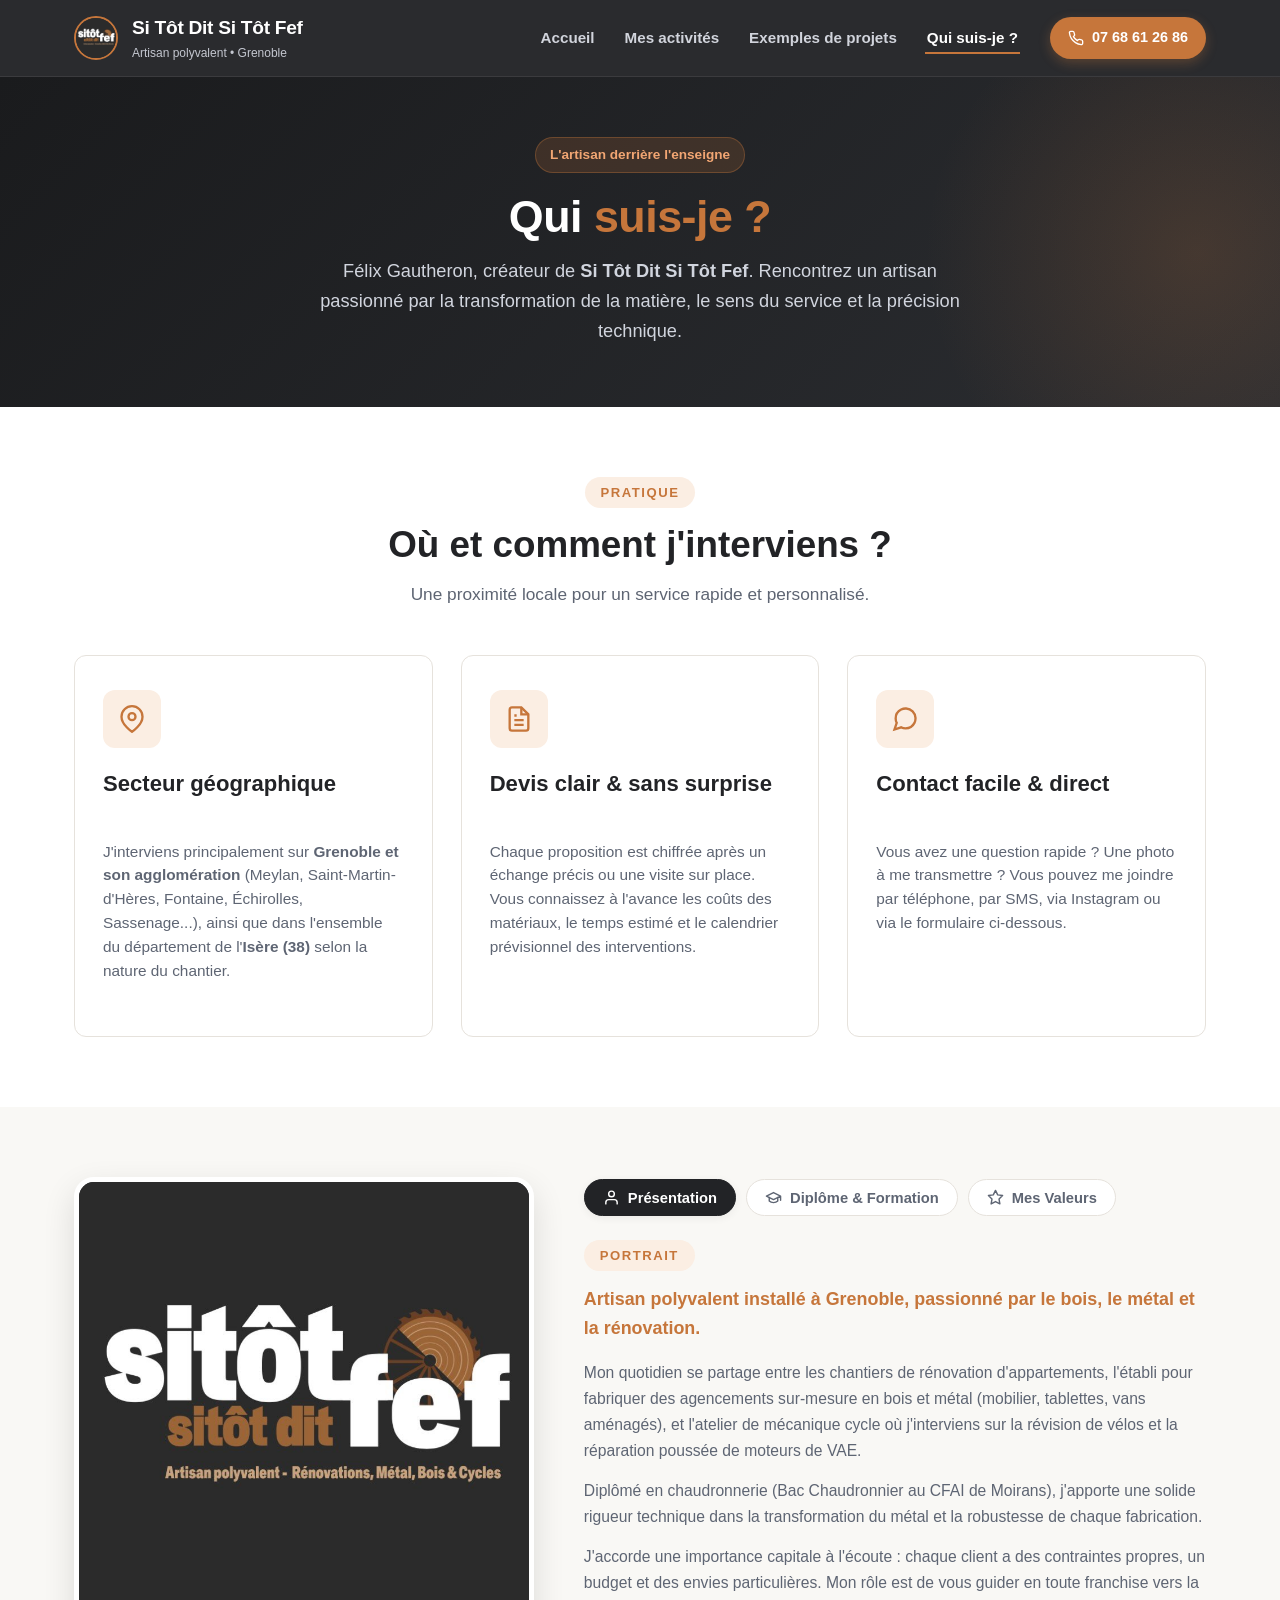
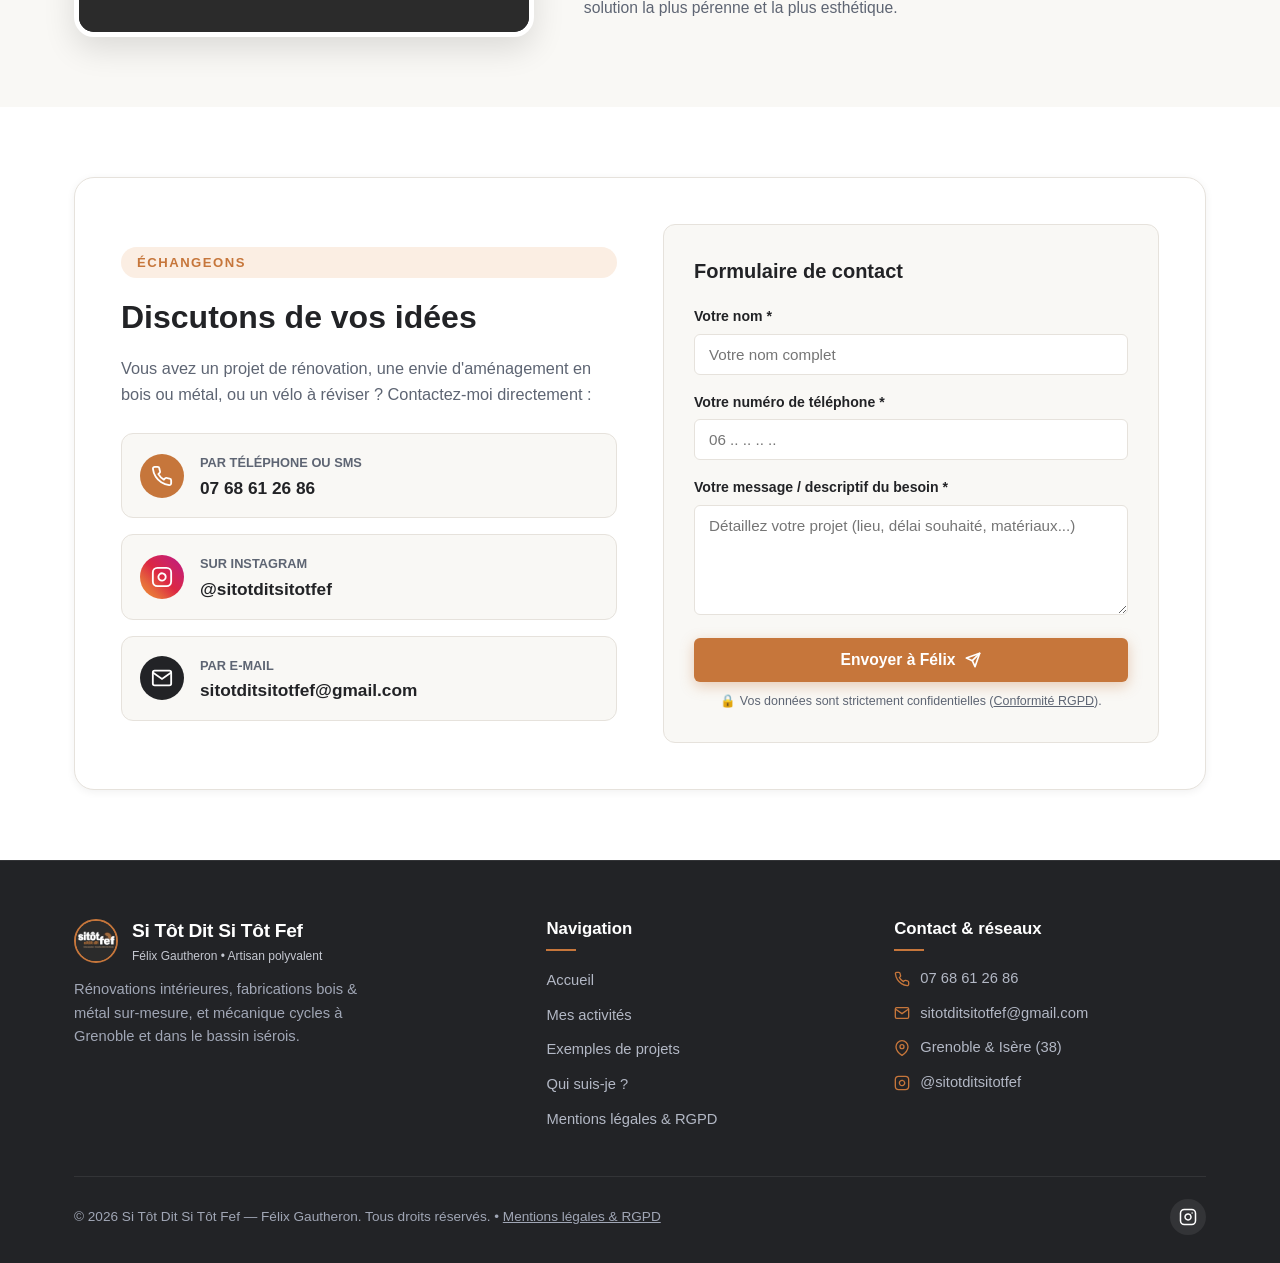
<file: qui-suis-je.html>
<!DOCTYPE html>
<html lang="fr">
<head>
  <meta charset="UTF-8">
  <meta name="viewport" content="width=device-width, initial-scale=1.0">
  <title>Qui suis-je ? | Si Tôt Dit Si Tôt Fef - Félix Gautheron</title>
  <meta name="description" content="Découvrez le profil et les valeurs de Félix Gautheron, artisan polyvalent passionné par le bois, le métal, la rénovation et les vélos à Grenoble.">
  <link rel="stylesheet" href="style.css">
</head>
<body>

  <!-- HEADER -->
  <header class="site-header">
    <div class="container nav-container">
      <a href="index.html" class="brand-link" aria-label="Accueil Si Tôt Dit Si Tôt Fef">
        <img src="images/logo.jpg" alt="Logo Si Tôt Dit Si Tôt Fef" class="brand-logo">
        <div class="brand-text">
          <span class="brand-name">Si Tôt Dit Si Tôt Fef</span>
          <span class="brand-tagline">Artisan polyvalent &bull; Grenoble</span>
        </div>
      </a>

      <!-- Bouton appel direct mobile (à droite de Si Tôt Dit Si Tôt Fef) -->
      <a href="tel:0768612686" class="header-phone-mobile" aria-label="Téléphoner au 07 68 61 26 86">
        <svg viewBox="0 0 24 24" fill="none" stroke="currentColor" stroke-width="2.2" stroke-linecap="round" stroke-linejoin="round">
          <path d="M22 16.92v3a2 2 0 0 1-2.18 2 19.79 19.79 0 0 1-8.63-3.07 19.5 19.5 0 0 1-6-6 19.79 19.79 0 0 1-3.07-8.67A2 2 0 0 1 4.11 2h3a2 2 0 0 1 2 1.72 12.84 12.84 0 0 0 .7 2.81 2 2 0 0 1-.45 2.11L8.09 9.91a16 16 0 0 0 6 6l1.27-1.27a2 2 0 0 1 2.11-.45 12.84 12.84 0 0 0 2.81.7A2 2 0 0 1 22 16.92z"></path>
        </svg>
        <span>07 68 61 26 86</span>
      </a>

      <button class="mobile-menu-btn" aria-label="Ouvrir le menu" aria-expanded="false">
        <svg viewBox="0 0 24 24" fill="none" stroke="currentColor" stroke-width="2" stroke-linecap="round" stroke-linejoin="round">
          <line x1="3" y1="12" x2="21" y2="12"></line>
          <line x1="3" y1="6" x2="21" y2="6"></line>
          <line x1="3" y1="18" x2="21" y2="18"></line>
        </svg>
      </button>

      <nav class="main-nav">
        <ul class="nav-links">
          <li><a href="index.html" class="nav-link">Accueil</a></li>
          <li><a href="activites.html" class="nav-link">Mes activités</a></li>
          <li><a href="projets.html" class="nav-link">Exemples de projets</a></li>
          <li><a href="qui-suis-je.html" class="nav-link active">Qui suis-je ?</a></li>
        </ul>
        <a href="tel:0768612686" class="header-cta-btn">
          <svg width="16" height="16" viewBox="0 0 24 24" fill="none" stroke="currentColor" stroke-width="2" stroke-linecap="round" stroke-linejoin="round">
            <path d="M22 16.92v3a2 2 0 0 1-2.18 2 19.79 19.79 0 0 1-8.63-3.07 19.5 19.5 0 0 1-6-6 19.79 19.79 0 0 1-3.07-8.67A2 2 0 0 1 4.11 2h3a2 2 0 0 1 2 1.72 12.84 12.84 0 0 0 .7 2.81 2 2 0 0 1-.45 2.11L8.09 9.91a16 16 0 0 0 6 6l1.27-1.27a2 2 0 0 1 2.11-.45 12.84 12.84 0 0 0 2.81.7A2 2 0 0 1 22 16.92z"></path>
          </svg>
          07 68 61 26 86
        </a>
      </nav>
    </div>
  </header>

  <!-- BANNIÈRE -->
  <section class="hero" style="padding: 60px 0;">
    <div class="container" style="text-align: center;">
      <span class="hero-badge">L'artisan derrière l'enseigne</span>
      <h1 class="hero-title" style="font-size: 2.8rem; margin-bottom: 14px;">Qui <span>suis-je ?</span></h1>
      <p class="hero-description" style="margin: 0 auto; max-width: 680px;">
        Félix Gautheron, créateur de <strong>Si Tôt Dit Si Tôt Fef</strong>. Rencontrez un artisan passionné par la transformation de la matière, le sens du service et la précision technique.
      </p>
    </div>
  </section>

  <!-- ZONE D'INTERVENTION & INFOS PRATIQUES -->
  <section class="section section-light">
    <div class="container">
      <div class="section-title-wrap">
        <span class="section-tag">Pratique</span>
        <h2 class="section-title">Où et comment j'interviens ?</h2>
        <p class="section-subtitle">Une proximité locale pour un service rapide et personnalisé.</p>
      </div>

      <div class="cards-grid">
        <div class="service-card">
          <div class="service-icon-wrap">
            <svg viewBox="0 0 24 24" fill="none" stroke="currentColor" stroke-width="2">
              <path d="M21 10c0 7-9 13-9 13s-9-6-9-13a9 9 0 0 1 18 0z"></path>
              <circle cx="12" cy="10" r="3"></circle>
            </svg>
          </div>
          <h3 class="service-title">Secteur géographique</h3>
          <p class="service-text">
            J'interviens principalement sur <strong>Grenoble et son agglomération</strong> (Meylan, Saint-Martin-d'Hères, Fontaine, Échirolles, Sassenage...), ainsi que dans l'ensemble du département de l'<strong>Isère (38)</strong> selon la nature du chantier.
          </p>
        </div>

        <div class="service-card">
          <div class="service-icon-wrap">
            <svg viewBox="0 0 24 24" fill="none" stroke="currentColor" stroke-width="2">
              <path d="M14 2H6a2 2 0 0 0-2 2v16a2 2 0 0 0 2 2h12a2 2 0 0 0 2-2V8z"></path>
              <polyline points="14 2 14 8 20 8"></polyline>
              <line x1="16" y1="13" x2="8" y2="13"></line>
              <line x1="16" y1="17" x2="8" y2="17"></line>
              <polyline points="10 9 9 9 8 9"></polyline>
            </svg>
          </div>
          <h3 class="service-title">Devis clair & sans surprise</h3>
          <p class="service-text">
            Chaque proposition est chiffrée après un échange précis ou une visite sur place. Vous connaissez à l'avance les coûts des matériaux, le temps estimé et le calendrier prévisionnel des interventions.
          </p>
        </div>

        <div class="service-card">
          <div class="service-icon-wrap">
            <svg viewBox="0 0 24 24" fill="none" stroke="currentColor" stroke-width="2">
              <path d="M21 11.5a8.38 8.38 0 0 1-.9 3.8 8.5 8.5 0 0 1-7.6 4.7 8.38 8.38 0 0 1-3.8-.9L3 21l1.9-5.7a8.38 8.38 0 0 1-.9-3.8 8.5 8.5 0 0 1 4.7-7.6 8.38 8.38 0 0 1 3.8-.9h.5a8.48 8.48 0 0 1 8 8v.5z"></path>
            </svg>
          </div>
          <h3 class="service-title">Contact facile & direct</h3>
          <p class="service-text">
            Vous avez une question rapide ? Une photo à me transmettre ? Vous pouvez me joindre par téléphone, par SMS, via Instagram ou via le formulaire ci-dessous.
          </p>
        </div>
      </div>
    </div>
  </section>

  <!-- PRÉSENTATION PRINCIPALE -->
  <main class="section" style="background: var(--color-bg-light);">
    <div class="container">
      <div class="about-grid">
        <div class="about-image-card">
          <img src="images/logo.jpg" alt="Félix Gautheron - Artisan Si Tôt Dit Si Tôt Fef">
        </div>

        <div class="about-content">
          <!-- Onglets de navigation -->
          <div class="about-tabs-nav" role="tablist">
            <button class="about-tab-btn active" data-tab="presentation" role="tab" aria-selected="true">
              <svg viewBox="0 0 24 24" fill="none" stroke="currentColor" stroke-width="2" stroke-linecap="round" stroke-linejoin="round">
                <path d="M20 21v-2a4 4 0 0 0-4-4H8a4 4 0 0 0-4 4v2"></path>
                <circle cx="12" cy="7" r="4"></circle>
              </svg>
              Présentation
            </button>
            <button class="about-tab-btn" data-tab="diplome" role="tab" aria-selected="false">
              <svg viewBox="0 0 24 24" fill="none" stroke="currentColor" stroke-width="2" stroke-linecap="round" stroke-linejoin="round">
                <path d="M22 10v6M2 10l10-5 10 5-10 5z"></path>
                <path d="M6 12v5c3 3 9 3 12 0v-5"></path>
              </svg>
              Diplôme & Formation
            </button>
            <button class="about-tab-btn" data-tab="valeurs" role="tab" aria-selected="false">
              <svg viewBox="0 0 24 24" fill="none" stroke="currentColor" stroke-width="2" stroke-linecap="round" stroke-linejoin="round">
                <polygon points="12 2 15.09 8.26 22 9.27 17 14.14 18.18 21.02 12 17.77 5.82 21.02 7 14.14 2 9.27 8.91 8.26 12 2"></polygon>
              </svg>
              Mes Valeurs
            </button>
          </div>

          <!-- CONTENU ONGLET 1 : PRÉSENTATION -->
          <div id="presentation" class="about-tab-pane active" role="tabpanel">
            <span class="section-tag">Portrait</span>
            <p class="about-lead">
              Artisan polyvalent installé à Grenoble, passionné par le bois, le métal et la rénovation.
            </p>

            <div class="about-paragraphs">
              <p>
                Mon quotidien se partage entre les chantiers de rénovation d'appartements, l'établi pour fabriquer des agencements sur-mesure en bois et métal (mobilier, tablettes, vans aménagés), et l'atelier de mécanique cycle où j'interviens sur la révision de vélos et la réparation poussée de moteurs de VAE.
              </p>
              <p>
                Diplômé en chaudronnerie (Bac Chaudronnier au CFAI de Moirans), j'apporte une solide rigueur technique dans la transformation du métal et la robustesse de chaque fabrication.
              </p>
              <p>
                J'accorde une importance capitale à l'écoute : chaque client a des contraintes propres, un budget et des envies particulières. Mon rôle est de vous guider en toute franchise vers la solution la plus pérenne et la plus esthétique.
              </p>
            </div>
          </div>

          <!-- CONTENU ONGLET 2 : DIPLÔME & FORMATION -->
          <div id="diplome" class="about-tab-pane" role="tabpanel">
            <span class="section-tag">Qualifications & savoir-faire</span>
            <h3>Diplôme & formation technique</h3>
            <p class="about-lead">
              Un diplôme d'État garant de précision et d'expertise dans le travail du métal.
            </p>

            <div class="diploma-card">
              <div class="diploma-header">
                <div class="diploma-title-wrap">
                  <div class="diploma-icon">
                    <svg viewBox="0 0 24 24" fill="none" stroke="currentColor" stroke-width="2" stroke-linecap="round" stroke-linejoin="round">
                      <path d="M22 10v6M2 10l10-5 10 5-10 5z"></path>
                      <path d="M6 12v5c3 3 9 3 12 0v-5"></path>
                    </svg>
                  </div>
                  <div>
                    <div class="diploma-name">Bac Chaudronnier</div>
                    <div class="diploma-school">
                      <svg width="15" height="15" viewBox="0 0 24 24" fill="none" stroke="currentColor" stroke-width="2">
                        <path d="M21 10c0 7-9 13-9 13s-9-6-9-13a9 9 0 0 1 18 0z"></path>
                        <circle cx="12" cy="10" r="3"></circle>
                      </svg>
                      CFAI Moirans (Isère - 38)
                    </div>
                  </div>
                </div>
                <div class="diploma-year-badge">
                  <span>Session 2021</span>
                </div>
              </div>

              <div class="diploma-details">
                <h4>Compétences et maîtrises certifiées</h4>
                <div class="diploma-skills-list">
                  <div class="diploma-skill-item">
                    <svg viewBox="0 0 24 24" fill="none" stroke="currentColor" stroke-width="2.5"><polyline points="20 6 9 17 4 12"></polyline></svg>
                    <span><strong>Mise en forme des métaux :</strong> Découpe, traçage, pliage, cintrage de précision (acier, inox, alu).</span>
                  </div>
                  <div class="diploma-skill-item">
                    <svg viewBox="0 0 24 24" fill="none" stroke="currentColor" stroke-width="2.5"><polyline points="20 6 9 17 4 12"></polyline></svg>
                    <span><strong>Procédés de soudage :</strong> Maîtrise des soudures TIG, MIG/MAG et assemblage mécano-soudé.</span>
                  </div>
                  <div class="diploma-skill-item">
                    <svg viewBox="0 0 24 24" fill="none" stroke="currentColor" stroke-width="2.5"><polyline points="20 6 9 17 4 12"></polyline></svg>
                    <span><strong>Lecture de plans techniques :</strong> Calcul de développés, respect strict des cotes et tolérances.</span>
                  </div>
                  <div class="diploma-skill-item">
                    <svg viewBox="0 0 24 24" fill="none" stroke="currentColor" stroke-width="2.5"><polyline points="20 6 9 17 4 12"></polyline></svg>
                    <span><strong>Fabrications sur-mesure :</strong> Châssis métalliques, piétements de meubles et structures de vans.</span>
                  </div>
                </div>
              </div>

              <p class="diploma-note">
                💡 <em>Cette qualification obtenue au CFAI de Moirans constitue le socle technique de mes fabrications bois & métal, garantissant des soudures durables, des finitions nettes et une solidité optimale pour tous vos projets.</em>
              </p>
            </div>
          </div>

          <!-- CONTENU ONGLET 3 : VALEURS -->
          <div id="valeurs" class="about-tab-pane" role="tabpanel">
            <span class="section-tag">Engagements</span>
            <h3>Les 4 piliers de mon travail</h3>
            <p class="about-lead">
              Ce qui guide chaque intervention et chaque relation avec mes clients.
            </p>

            <div class="values-grid">
              <div class="value-item">
                <div class="value-icon">
                  <svg viewBox="0 0 24 24" fill="none" stroke="currentColor" stroke-width="2">
                    <path d="M12 22s8-4 8-10V5l-8-3-8 3v7c0 6 8 10 8 10z"></path>
                  </svg>
                </div>
                <div>
                  <div class="value-title">Travail de qualité</div>
                  <div class="value-sub">Finitions soignées & durables</div>
                </div>
              </div>

              <div class="value-item">
                <div class="value-icon">
                  <svg viewBox="0 0 24 24" fill="none" stroke="currentColor" stroke-width="2">
                    <circle cx="12" cy="12" r="10"></circle>
                    <polyline points="12 6 12 12 16 14"></polyline>
                  </svg>
                </div>
                <div>
                  <div class="value-title">Réactivité</div>
                  <div class="value-sub">Respect des délais annoncés</div>
                </div>
              </div>

              <div class="value-item">
                <div class="value-icon">
                  <svg viewBox="0 0 24 24" fill="none" stroke="currentColor" stroke-width="2">
                    <path d="M21 16V8a2 2 0 0 0-1-1.73l-7-4a2 2 0 0 0-2 0l-7 4A2 2 0 0 0 3 8v8a2 2 0 0 0 1 1.73l7 4a2 2 0 0 0 2 0l7-4A2 2 0 0 0 21 16z"></path>
                  </svg>
                </div>
                <div>
                  <div class="value-title">Polyvalence</div>
                  <div class="value-sub">Bois, métal, sol, mécanique</div>
                </div>
              </div>

              <div class="value-item">
                <div class="value-icon">
                  <svg viewBox="0 0 24 24" fill="none" stroke="currentColor" stroke-width="2">
                    <path d="M4 12v8a2 2 0 0 0 2 2h12a2 2 0 0 0 2-2v-8"></path>
                    <polyline points="16 6 12 2 8 6"></polyline>
                    <line x1="12" y1="2" x2="12" y2="15"></line>
                  </svg>
                </div>
                <div>
                  <div class="value-title">Éco-responsable</div>
                  <div class="value-sub">Réparer plutôt que jeter</div>
                </div>
              </div>
            </div>
          </div>
        </div>
      </div>
    </div>
  </main>

  <!-- FORMULAIRE & CONTACT -->
  <section class="section section-light" id="contact">
    <div class="container">
      <div class="contact-wrapper">
        <div class="contact-info">
          <span class="section-tag">Échangeons</span>
          <h3>Discutons de vos idées</h3>
          <p>
            Vous avez un projet de rénovation, une envie d'aménagement en bois ou métal, ou un vélo à réviser ? Contactez-moi directement :
          </p>

          <div class="contact-cards-list">
            <a href="tel:0768612686" class="contact-channel-card">
              <div class="channel-icon">
                <svg viewBox="0 0 24 24" fill="none" stroke="currentColor" stroke-width="2">
                  <path d="M22 16.92v3a2 2 0 0 1-2.18 2 19.79 19.79 0 0 1-8.63-3.07 19.5 19.5 0 0 1-6-6 19.79 19.79 0 0 1-3.07-8.67A2 2 0 0 1 4.11 2h3a2 2 0 0 1 2 1.72 12.84 12.84 0 0 0 .7 2.81 2 2 0 0 1-.45 2.11L8.09 9.91a16 16 0 0 0 6 6l1.27-1.27a2 2 0 0 1 2.11-.45 12.84 12.84 0 0 0 2.81.7A2 2 0 0 1 22 16.92z"></path>
                </svg>
              </div>
              <div>
                <span class="channel-label">Par téléphone ou SMS</span>
                <div class="channel-value">07 68 61 26 86</div>
              </div>
            </a>

            <a href="https://www.instagram.com/sitotditsitotfef/" target="_blank" rel="noopener noreferrer" class="contact-channel-card">
              <div class="channel-icon" style="background: linear-gradient(45deg, #f09433 0%, #e6683c 25%, #dc2743 50%, #cc2366 75%, #bc1888 100%);">
                <svg viewBox="0 0 24 24" fill="none" stroke="currentColor" stroke-width="2">
                  <rect x="2" y="2" width="20" height="20" rx="5" ry="5"></rect>
                  <path d="M16 11.37A4 4 0 1 1 12.63 8 4 4 0 0 1 16 11.37z"></path>
                  <line x1="17.5" y1="6.5" x2="17.51" y2="6.5"></line>
                </svg>
              </div>
              <div>
                <span class="channel-label">Sur Instagram</span>
                <div class="channel-value">@sitotditsitotfef</div>
              </div>
            </a>

            <a href="mailto:sitotditsitotfef@gmail.com" class="contact-channel-card">
              <div class="channel-icon" style="background: var(--color-primary);">
                <svg viewBox="0 0 24 24" fill="none" stroke="currentColor" stroke-width="2">
                  <path d="M4 4h16c1.1 0 2 .9 2 2v12c0 1.1-.9 2-2 2H4c-1.1 0-2-.9-2-2V6c0-1.1.9-2 2-2z"></path>
                  <polyline points="22,6 12,13 2,6"></polyline>
                </svg>
              </div>
              <div>
                <span class="channel-label">Par e-mail</span>
                <div class="channel-value">sitotditsitotfef@gmail.com</div>
              </div>
            </a>
          </div>
        </div>

        <div class="contact-form-wrap">
          <form id="contactForm">
            <h4 style="font-size: 1.25rem; font-weight: 800; margin-bottom: 18px; color: var(--color-primary);">Formulaire de contact</h4>
            
            <div class="form-group">
              <label for="nom" class="form-label">Votre nom *</label>
              <input type="text" id="nom" class="form-control" placeholder="Votre nom complet" required>
            </div>

            <div class="form-group">
              <label for="telephone" class="form-label">Votre numéro de téléphone *</label>
              <input type="tel" id="telephone" class="form-control" placeholder="06 .. .. .. .." required>
            </div>

            <div class="form-group">
              <label for="message" class="form-label">Votre message / descriptif du besoin *</label>
              <textarea id="message" class="form-control" placeholder="Détaillez votre projet (lieu, délai souhaité, matériaux...)" required></textarea>
            </div>

            <button type="submit" class="btn btn-primary" style="width: 100%;">
              Envoyer à Félix
              <svg width="16" height="16" viewBox="0 0 24 24" fill="none" stroke="currentColor" stroke-width="2.5" stroke-linecap="round" stroke-linejoin="round">
                <line x1="22" y1="2" x2="11" y2="13"></line>
                <polygon points="22 2 15 22 11 13 2 9 22 2"></polygon>
              </svg>
            </button>
            <p style="font-size: 0.78rem; color: var(--color-text-muted); margin-top: 10px; text-align: center;">
              🔒 Vos données sont strictement confidentielles (<a href="mentions-legales.html" style="text-decoration: underline; color: inherit;">Conformité RGPD</a>).
            </p>
          </form>
        </div>
      </div>
    </div>
  </section>

  <!-- FOOTER -->
  <footer class="site-footer">
    <div class="container">
      <div class="footer-grid">
        <div class="footer-col-brand">
          <div class="brand-link">
            <img src="images/logo.jpg" alt="Logo" class="brand-logo">
            <div class="brand-text">
              <span class="brand-name">Si Tôt Dit Si Tôt Fef</span>
              <span class="brand-tagline">Félix Gautheron &bull; Artisan polyvalent</span>
            </div>
          </div>
          <p class="footer-desc">
            Rénovations intérieures, fabrications bois & métal sur-mesure, et mécanique cycles à Grenoble et dans le bassin isérois.
          </p>
        </div>

        <div>
          <h4 class="footer-heading">Navigation</h4>
          <ul class="footer-links-list">
            <li><a href="index.html">Accueil</a></li>
            <li><a href="activites.html">Mes activités</a></li>
            <li><a href="projets.html">Exemples de projets</a></li>
            <li><a href="qui-suis-je.html">Qui suis-je ?</a></li>
            <li><a href="mentions-legales.html">Mentions légales & RGPD</a></li>
          </ul>
        </div>

        <div>
          <h4 class="footer-heading">Contact & réseaux</h4>
          <div class="footer-contact-item">
            <svg viewBox="0 0 24 24" fill="none" stroke="currentColor" stroke-width="2">
              <path d="M22 16.92v3a2 2 0 0 1-2.18 2 19.79 19.79 0 0 1-8.63-3.07 19.5 19.5 0 0 1-6-6 19.79 19.79 0 0 1-3.07-8.67A2 2 0 0 1 4.11 2h3a2 2 0 0 1 2 1.72 12.84 12.84 0 0 0 .7 2.81 2 2 0 0 1-.45 2.11L8.09 9.91a16 16 0 0 0 6 6l1.27-1.27a2 2 0 0 1 2.11-.45 12.84 12.84 0 0 0 2.81.7A2 2 0 0 1 22 16.92z"></path>
            </svg>
            <a href="tel:0768612686">07 68 61 26 86</a>
          </div>
          <div class="footer-contact-item">
            <svg viewBox="0 0 24 24" fill="none" stroke="currentColor" stroke-width="2">
              <path d="M4 4h16c1.1 0 2 .9 2 2v12c0 1.1-.9 2-2 2H4c-1.1 0-2-.9-2-2V6c0-1.1.9-2 2-2z"></path>
              <polyline points="22,6 12,13 2,6"></polyline>
            </svg>
            <a href="mailto:sitotditsitotfef@gmail.com">sitotditsitotfef@gmail.com</a>
          </div>
          <div class="footer-contact-item">
            <svg viewBox="0 0 24 24" fill="none" stroke="currentColor" stroke-width="2">
              <path d="M21 10c0 7-9 13-9 13s-9-6-9-13a9 9 0 0 1 18 0z"></path>
              <circle cx="12" cy="10" r="3"></circle>
            </svg>
            <span>Grenoble & Isère (38)</span>
          </div>
          <div class="footer-contact-item">
            <svg viewBox="0 0 24 24" fill="none" stroke="currentColor" stroke-width="2">
              <rect x="2" y="2" width="20" height="20" rx="5" ry="5"></rect>
              <path d="M16 11.37A4 4 0 1 1 12.63 8 4 4 0 0 1 16 11.37z"></path>
              <line x1="17.5" y1="6.5" x2="17.51" y2="6.5"></line>
            </svg>
            <a href="https://www.instagram.com/sitotditsitotfef/" target="_blank" rel="noopener noreferrer">@sitotditsitotfef</a>
          </div>
        </div>
      </div>

      <div class="footer-bottom">
        <p>&copy; 2026 Si Tôt Dit Si Tôt Fef — Félix Gautheron. Tous droits réservés. &bull; <a href="mentions-legales.html" style="text-decoration: underline; color: #a0a6b5;">Mentions légales & RGPD</a></p>
        <div class="social-links">
          <a href="https://www.instagram.com/sitotditsitotfef/" target="_blank" rel="noopener noreferrer" class="social-icon-btn" aria-label="Instagram">
            <svg viewBox="0 0 24 24" fill="none" stroke="currentColor" stroke-width="2" stroke-linecap="round" stroke-linejoin="round">
              <rect x="2" y="2" width="20" height="20" rx="5" ry="5"></rect>
              <path d="M16 11.37A4 4 0 1 1 12.63 8 4 4 0 0 1 16 11.37z"></path>
              <line x1="17.5" y1="6.5" x2="17.51" y2="6.5"></line>
            </svg>
          </a>
        </div>
      </div>
    </div>
  </footer>

  <script src="script.js"></script>
</body>
</html>
</file>
<file: style.css>
/* ==========================================================================
   STYLE GLOBAL & VARIABLES - SI TÔT DIT SI TÔT FEF
   ========================================================================== */

:root {
  --color-primary: #222326;
  --color-primary-light: #323438;
  --color-accent: #c6763b;
  --color-accent-hover: #b06228;
  --color-accent-light: #fbeee3;
  --color-text-dark: #1f2329;
  --color-text-muted: #5e6573;
  --color-bg-light: #f9f8f5;
  --color-bg-white: #ffffff;
  --color-border: #e6e2dc;
  --color-border-dark: #3a3d42;
  
  --font-main: -apple-system, BlinkMacSystemFont, "Segoe UI", Roboto, "Helvetica Neue", Arial, sans-serif;
  
  --shadow-sm: 0 2px 8px rgba(0, 0, 0, 0.06);
  --shadow-md: 0 6px 20px rgba(0, 0, 0, 0.08);
  --shadow-lg: 0 12px 32px rgba(0, 0, 0, 0.12);
  
  --radius-sm: 6px;
  --radius-md: 12px;
  --radius-lg: 20px;
  --radius-full: 9999px;
  
  --transition: all 0.25s ease-in-out;
}

*, *::before, *::after {
  box-sizing: border-box;
  margin: 0;
  padding: 0;
}

html {
  scroll-behavior: smooth;
}

body {
  font-family: var(--font-main);
  background-color: var(--color-bg-light);
  color: var(--color-text-dark);
  line-height: 1.6;
  font-size: 16px;
  display: flex;
  flex-direction: column;
  min-height: 100vh;
}

img {
  max-width: 100%;
  height: auto;
  display: block;
}

a {
  color: inherit;
  text-decoration: none;
  transition: var(--transition);
}

ul {
  list-style: none;
}

/* ==========================================================================
   LAYOUT & CONTAINER
   ========================================================================== */

.container {
  width: 100%;
  max-width: 1180px;
  margin: 0 auto;
  padding: 0 24px;
}

.section {
  padding: 70px 0;
}

.section-light {
  background-color: var(--color-bg-white);
}

.section-dark {
  background-color: var(--color-primary);
  color: #ffffff;
}

.section-title-wrap {
  text-align: center;
  max-width: 720px;
  margin: 0 auto 46px auto;
}

.section-tag {
  display: inline-block;
  font-size: 0.82rem;
  font-weight: 700;
  text-transform: uppercase;
  letter-spacing: 1.5px;
  color: var(--color-accent);
  background: var(--color-accent-light);
  padding: 5px 16px;
  border-radius: var(--radius-full);
  margin-bottom: 14px;
}

.section-dark .section-tag {
  background: rgba(198, 118, 59, 0.2);
  color: #e4975f;
}

.section-title {
  font-size: 2.3rem;
  font-weight: 800;
  line-height: 1.25;
  color: var(--color-primary);
  margin-bottom: 14px;
}

.section-dark .section-title {
  color: #ffffff;
}

.section-subtitle {
  font-size: 1.08rem;
  color: var(--color-text-muted);
}

.section-dark .section-subtitle {
  color: #b0b5be;
}

/* ==========================================================================
   HEADER & NAVIGATION
   ========================================================================== */

.site-header {
  position: sticky;
  top: 0;
  z-index: 100;
  background-color: rgba(34, 35, 38, 0.96);
  backdrop-filter: blur(10px);
  border-bottom: 1px solid rgba(255, 255, 255, 0.08);
  transition: var(--transition);
}

.nav-container {
  display: flex;
  align-items: center;
  justify-content: space-between;
  height: 76px;
}

.brand-link {
  display: flex;
  align-items: center;
  gap: 14px;
}

.brand-logo {
  width: 44px;
  height: 44px;
  border-radius: 50%;
  object-fit: cover;
  border: 2px solid var(--color-accent);
}

.brand-text {
  display: flex;
  flex-direction: column;
}

.brand-name {
  font-size: 1.2rem;
  font-weight: 800;
  color: #ffffff;
  letter-spacing: -0.3px;
}

.brand-tagline {
  font-size: 0.75rem;
  color: #c4c7d0;
  font-weight: 500;
}

.main-nav {
  display: flex;
  align-items: center;
  gap: 30px;
}

.nav-links {
  display: flex;
  align-items: center;
  gap: 26px;
}

.nav-link {
  color: #d1d4dc;
  font-weight: 600;
  font-size: 0.95rem;
  padding: 8px 2px;
  position: relative;
}

.nav-link::after {
  content: '';
  position: absolute;
  bottom: 0;
  left: 0;
  width: 0%;
  height: 2px;
  background-color: var(--color-accent);
  transition: var(--transition);
}

.nav-link:hover,
.nav-link.active {
  color: #ffffff;
}

.nav-link.active::after,
.nav-link:hover::after {
  width: 100%;
}

.header-cta-btn {
  display: inline-flex;
  align-items: center;
  gap: 8px;
  background-color: var(--color-accent);
  color: #ffffff;
  padding: 9px 18px;
  border-radius: var(--radius-full);
  font-weight: 700;
  font-size: 0.9rem;
  box-shadow: 0 4px 12px rgba(198, 118, 59, 0.3);
}

.header-cta-btn:hover {
  background-color: var(--color-accent-hover);
  transform: translateY(-1px);
}

.header-phone-mobile {
  display: none;
}

.mobile-menu-btn {
  display: none;
  background: none;
  border: none;
  color: #ffffff;
  cursor: pointer;
  padding: 8px;
}

.mobile-menu-btn svg {
  width: 28px;
  height: 28px;
  display: block;
}

/* ==========================================================================
   HERO BANNER
   ========================================================================== */

.hero {
  background: linear-gradient(135deg, #1a1b1d 0%, #2b2d31 100%);
  color: #ffffff;
  padding: 85px 0 75px 0;
  position: relative;
  overflow: hidden;
}

.hero::before {
  content: '';
  position: absolute;
  top: -30%;
  right: -15%;
  width: 550px;
  height: 550px;
  background: radial-gradient(circle, rgba(198, 118, 59, 0.18) 0%, rgba(0, 0, 0, 0) 70%);
  pointer-events: none;
}

.hero-grid {
  display: grid;
  grid-template-columns: 1.1fr 0.9fr;
  align-items: center;
  gap: 48px;
}

.hero-badge {
  display: inline-flex;
  align-items: center;
  gap: 8px;
  background: rgba(198, 118, 59, 0.18);
  border: 1px solid rgba(198, 118, 59, 0.35);
  color: #f2a673;
  padding: 6px 14px;
  border-radius: var(--radius-full);
  font-size: 0.85rem;
  font-weight: 700;
  margin-bottom: 18px;
}

.hero-title {
  font-size: 3rem;
  font-weight: 900;
  line-height: 1.15;
  margin-bottom: 20px;
  letter-spacing: -0.5px;
}

.hero-title span {
  color: var(--color-accent);
}

.hero-description {
  font-size: 1.14rem;
  color: #d1d5de;
  margin-bottom: 32px;
  max-width: 560px;
  line-height: 1.65;
}

.hero-actions {
  display: flex;
  flex-wrap: wrap;
  gap: 16px;
  margin-bottom: 34px;
}

.hero-image-wrap {
  display: flex;
  justify-content: center;
  align-items: center;
}

.hero-image-card {
  position: relative;
  border-radius: var(--radius-lg);
  overflow: hidden;
  box-shadow: 0 20px 40px rgba(0, 0, 0, 0.4);
  border: 1px solid rgba(255, 255, 255, 0.1);
  background: #222326;
  max-width: 420px;
}

.hero-image-card img {
  width: 100%;
  height: auto;
  display: block;
}

.hero-pill-overlay {
  position: absolute;
  bottom: 16px;
  left: 16px;
  right: 16px;
  background: rgba(26, 27, 30, 0.9);
  backdrop-filter: blur(8px);
  padding: 12px 16px;
  border-radius: var(--radius-md);
  display: flex;
  align-items: center;
  justify-content: space-between;
  border: 1px solid rgba(255, 255, 255, 0.1);
}

.hero-pill-text {
  font-size: 0.85rem;
  font-weight: 600;
  color: #f0f2f5;
}

.hero-pill-tag {
  font-size: 0.75rem;
  font-weight: 700;
  background: var(--color-accent);
  color: white;
  padding: 3px 10px;
  border-radius: var(--radius-full);
}

.hero-features {
  display: flex;
  flex-wrap: wrap;
  gap: 22px;
  padding-top: 22px;
  border-top: 1px solid rgba(255, 255, 255, 0.1);
}

.hero-feature-item {
  display: flex;
  align-items: center;
  gap: 8px;
  font-size: 0.92rem;
  font-weight: 600;
  color: #ced2dc;
}

.hero-feature-item svg {
  color: var(--color-accent);
  width: 18px;
  height: 18px;
}

/* ==========================================================================
   BUTTONS
   ========================================================================== */

.btn {
  display: inline-flex;
  align-items: center;
  justify-content: center;
  gap: 10px;
  font-weight: 700;
  font-size: 0.98rem;
  padding: 13px 26px;
  border-radius: var(--radius-sm);
  cursor: pointer;
  border: none;
  transition: var(--transition);
  text-align: center;
}

.btn-primary {
  background-color: var(--color-accent);
  color: #ffffff;
  box-shadow: 0 4px 14px rgba(198, 118, 59, 0.35);
}

.btn-primary:hover {
  background-color: var(--color-accent-hover);
  transform: translateY(-2px);
  box-shadow: 0 6px 18px rgba(198, 118, 59, 0.45);
}

.btn-secondary {
  background-color: transparent;
  color: #ffffff;
  border: 1.5px solid rgba(255, 255, 255, 0.35);
}

.btn-secondary:hover {
  background-color: rgba(255, 255, 255, 0.08);
  border-color: #ffffff;
}

.btn-outline-dark {
  background-color: transparent;
  color: var(--color-primary);
  border: 1.5px solid var(--color-primary);
}

.btn-outline-dark:hover {
  background-color: var(--color-primary);
  color: #ffffff;
}

.btn-sm {
  padding: 8px 16px;
  font-size: 0.85rem;
}

/* ==========================================================================
   CARDS & GRIDS
   ========================================================================== */

.cards-grid {
  display: grid;
  grid-template-columns: repeat(auto-fit, minmax(320px, 1fr));
  gap: 28px;
}

.service-card {
  background: var(--color-bg-white);
  border: 1px solid var(--color-border);
  border-radius: var(--radius-md);
  padding: 34px 28px;
  transition: var(--transition);
  display: flex;
  flex-direction: column;
  position: relative;
  overflow: hidden;
}

.service-card::before {
  content: '';
  position: absolute;
  top: 0;
  left: 0;
  width: 4px;
  height: 0;
  background-color: var(--color-accent);
  transition: var(--transition);
}

.service-card:hover {
  transform: translateY(-5px);
  box-shadow: var(--shadow-md);
  border-color: rgba(198, 118, 59, 0.3);
}

.service-card:hover::before {
  height: 100%;
}

.service-icon-wrap {
  width: 58px;
  height: 58px;
  border-radius: var(--radius-md);
  background-color: var(--color-accent-light);
  color: var(--color-accent);
  display: flex;
  align-items: center;
  justify-content: center;
  margin-bottom: 22px;
}

.service-icon-wrap svg {
  width: 28px;
  height: 28px;
}

.service-title {
  font-size: 1.38rem;
  font-weight: 800;
  color: var(--color-primary);
  margin-bottom: 12px;
  line-height: 1.3;
  min-height: 2.6em;
  display: flex;
  align-items: flex-start;
}

.service-text {
  color: var(--color-text-muted);
  font-size: 0.96rem;
  line-height: 1.55;
  margin-bottom: 20px;
  min-height: 4.8em;
}

.service-list {
  margin-bottom: 22px;
  flex-grow: 1;
}

.service-list-item {
  display: flex;
  align-items: flex-start;
  gap: 10px;
  font-size: 0.92rem;
  color: var(--color-text-dark);
  margin-bottom: 9px;
}

.service-list-item svg {
  width: 16px;
  height: 16px;
  color: var(--color-accent);
  flex-shrink: 0;
  margin-top: 3px;
}

/* Listes d'activités détaillées avec titre au-dessus et description alignée */
.activity-services-list {
  display: flex;
  flex-direction: column;
  gap: 18px;
  margin-bottom: 28px;
  padding: 0;
  list-style: none;
}

.activity-services-list .service-list-item {
  display: flex;
  align-items: flex-start;
  gap: 14px;
  margin-bottom: 0;
}

.activity-services-list .service-list-icon {
  width: 22px;
  height: 22px;
  min-width: 22px;
  background: rgba(198, 118, 59, 0.12);
  border-radius: var(--radius-full);
  display: flex;
  align-items: center;
  justify-content: center;
  color: var(--color-accent);
  margin-top: 2px;
  flex-shrink: 0;
}

.activity-services-list .service-list-icon svg {
  width: 12px;
  height: 12px;
  stroke: currentColor;
  margin-top: 0;
}

.activity-services-list .service-item-content {
  flex: 1;
  display: flex;
  flex-direction: column;
}

.activity-services-list .service-item-title {
  display: block;
  font-size: 1.02rem;
  font-weight: 750;
  color: var(--color-primary);
  line-height: 1.35;
  margin-bottom: 4px;
}

.activity-services-list .service-item-desc {
  display: block;
  font-size: 0.92rem;
  line-height: 1.55;
  color: var(--color-text-muted);
  margin: 0;
}

.activity-services-list a {
  color: var(--color-accent);
  font-weight: 700;
  text-decoration: underline;
  text-underline-offset: 2px;
  transition: opacity var(--transition);
}

.activity-services-list a:hover {
  opacity: 0.8;
}

.card-link-action {
  display: inline-flex;
  align-items: center;
  gap: 8px;
  font-weight: 700;
  font-size: 0.92rem;
  color: var(--color-accent);
  margin-top: auto;
}

.card-link-action:hover {
  color: var(--color-accent-hover);
  transform: translateX(4px);
}

/* ==========================================================================
   PAGE ACTIVITÉS
   ========================================================================== */

.activity-item {
  margin-bottom: 70px;
  scroll-margin-top: 100px;
}

.activity-block {
  display: grid;
  grid-template-columns: 1fr 1fr;
  gap: 40px;
  align-items: center;
}

.activity-content h2 {
  font-size: 2rem;
  font-weight: 800;
  color: var(--color-primary);
  margin-bottom: 16px;
}

.activity-desc {
  color: var(--color-text-muted);
  font-size: 1.05rem;
  margin-bottom: 20px;
  line-height: 1.65;
}

.activity-actions {
  display: flex;
  align-items: center;
  gap: 12px;
  flex-wrap: nowrap;
  width: 100%;
}

.activity-actions .btn {
  flex: 1 1 0;
  text-align: center;
  justify-content: center;
  white-space: nowrap;
  padding: 10px 14px;
  font-size: 0.85rem;
}

.activity-media {
  border-radius: var(--radius-md);
  overflow: hidden;
  box-shadow: var(--shadow-md);
  border: 1px solid var(--color-border);
  background-color: #222326;
  width: 100%;
}

.activity-img {
  width: 100%;
  height: 360px;
  object-fit: cover;
  display: block;
}

.activity-before-after {
  height: 360px;
  width: 100%;
}

.activity-before-after .before-after-item {
  height: 100%;
}

/* Carousel défilant Avant / Après */
.before-after-carousel {
  position: relative;
  width: 100%;
  height: 360px;
  overflow: hidden;
  background-color: #1a1b1d;
  user-select: none;
  touch-action: pan-y;
}

.carousel-track {
  display: flex;
  width: 100%;
  height: 100%;
  transition: transform 0.45s cubic-bezier(0.25, 1, 0.5, 1);
}

.carousel-slide {
  position: relative;
  flex: 0 0 100%;
  width: 100%;
  height: 100%;
  overflow: hidden;
}

.carousel-slide img {
  width: 100%;
  height: 100%;
  object-fit: cover;
  display: block;
}

.carousel-badge {
  position: absolute;
  top: 14px;
  left: 14px;
  padding: 4px 12px;
  border-radius: var(--radius-full);
  font-size: 0.78rem;
  font-weight: 700;
  letter-spacing: 0.5px;
  text-transform: uppercase;
  backdrop-filter: blur(4px);
  z-index: 3;
}

.carousel-badge.avant {
  background: rgba(30, 32, 36, 0.85);
  color: #ffffff;
  border: 1px solid rgba(255, 255, 255, 0.2);
}

.carousel-badge.apres {
  background: var(--color-accent);
  color: #ffffff;
  box-shadow: 0 2px 8px rgba(198, 118, 59, 0.4);
}

.carousel-btn {
  position: absolute;
  top: 50%;
  transform: translateY(-50%);
  width: 40px;
  height: 40px;
  border-radius: 50%;
  background: rgba(26, 27, 30, 0.75);
  backdrop-filter: blur(6px);
  border: 1px solid rgba(255, 255, 255, 0.2);
  color: #ffffff;
  display: flex;
  align-items: center;
  justify-content: center;
  cursor: pointer;
  z-index: 5;
  transition: var(--transition);
  box-shadow: 0 4px 12px rgba(0, 0, 0, 0.4);
}

.carousel-btn svg {
  width: 20px;
  height: 20px;
}

.carousel-btn:hover {
  background: var(--color-accent);
  border-color: var(--color-accent);
  color: #ffffff;
  transform: translateY(-50%) scale(1.08);
}

.carousel-btn.prev {
  left: 12px;
}

.carousel-btn.next {
  right: 12px;
}

.carousel-pills {
  position: absolute;
  bottom: 14px;
  right: 14px;
  display: flex;
  gap: 6px;
  background: rgba(26, 27, 30, 0.85);
  backdrop-filter: blur(8px);
  padding: 4px;
  border-radius: var(--radius-full);
  border: 1px solid rgba(255, 255, 255, 0.15);
  z-index: 5;
}

.carousel-pill {
  border: none;
  background: transparent;
  color: #b0b5be;
  font-size: 0.82rem;
  font-weight: 700;
  padding: 5px 14px;
  border-radius: var(--radius-full);
  cursor: pointer;
  transition: var(--transition);
}

.carousel-pill:hover {
  color: #ffffff;
}

.carousel-pill.active {
  background: var(--color-accent);
  color: #ffffff;
  box-shadow: 0 2px 8px rgba(198, 118, 59, 0.4);
}

@media (min-width: 993px) {
  .activity-block.reverse .activity-content {
    order: 2;
  }
  .activity-block.reverse .activity-media {
    order: 1;
  }
}

/* ==========================================================================
   PROJETS & GALLERY
   ========================================================================== */

.filter-bar {
  display: flex;
  justify-content: center;
  flex-wrap: wrap;
  gap: 10px;
  margin-bottom: 38px;
}

.filter-btn {
  background: var(--color-bg-white);
  border: 1px solid var(--color-border);
  color: var(--color-text-muted);
  padding: 8px 20px;
  border-radius: var(--radius-full);
  font-size: 0.92rem;
  font-weight: 600;
  cursor: pointer;
  transition: var(--transition);
}

.filter-btn:hover,
.filter-btn.active {
  background: var(--color-primary);
  color: #ffffff;
  border-color: var(--color-primary);
}

.projects-grid {
  display: grid;
  grid-template-columns: repeat(auto-fill, minmax(330px, 1fr));
  gap: 28px;
}

.project-card {
  background: var(--color-bg-white);
  border-radius: var(--radius-md);
  overflow: hidden;
  border: 1px solid var(--color-border);
  box-shadow: var(--shadow-sm);
  transition: var(--transition);
  display: flex;
  flex-direction: column;
}

.project-card:hover {
  transform: translateY(-5px);
  box-shadow: var(--shadow-lg);
}

.project-img-container {
  position: relative;
  height: 240px;
  overflow: hidden;
  background-color: #222326;
  cursor: pointer;
}

.project-img {
  width: 100%;
  height: 100%;
  object-fit: cover;
  transition: transform 0.4s ease;
}

.project-card:hover .project-img {
  transform: scale(1.05);
}

.project-category-badge {
  position: absolute;
  top: 14px;
  left: 14px;
  background: rgba(34, 35, 38, 0.88);
  color: #ffffff;
  backdrop-filter: blur(4px);
  padding: 4px 12px;
  border-radius: var(--radius-full);
  font-size: 0.76rem;
  font-weight: 700;
  letter-spacing: 0.5px;
}

.zoom-overlay {
  position: absolute;
  inset: 0;
  background: rgba(0, 0, 0, 0.4);
  display: flex;
  align-items: center;
  justify-content: center;
  opacity: 0;
  transition: var(--transition);
  color: #ffffff;
}

.project-img-container:hover .zoom-overlay {
  opacity: 1;
}

.zoom-overlay svg {
  width: 32px;
  height: 32px;
}

.project-content {
  padding: 18px 22px;
  display: flex;
  flex-direction: column;
  flex-grow: 1;
  justify-content: center;
}

.project-title {
  font-size: 1.18rem;
  font-weight: 800;
  color: var(--color-primary);
  margin-bottom: 0;
  line-height: 1.35;
  min-height: 2.7em;
  display: flex;
  align-items: center;
  cursor: pointer;
  transition: color var(--transition);
}

.project-title:hover {
  color: var(--color-accent);
}

.project-desc {
  display: none;
}

.project-tags {
  display: flex;
  flex-wrap: wrap;
  gap: 7px;
}

.tag-item {
  font-size: 0.76rem;
  background-color: var(--color-bg-light);
  border: 1px solid var(--color-border);
  padding: 3px 10px;
  border-radius: var(--radius-sm);
  color: var(--color-text-dark);
  font-weight: 600;
}

/* ==========================================================================
   QUI SUIS-JE / ABOUT
   ========================================================================== */

.about-grid {
  display: grid;
  grid-template-columns: 0.85fr 1.15fr;
  align-items: center;
  gap: 50px;
}

.about-image-card {
  position: relative;
  border-radius: var(--radius-lg);
  overflow: hidden;
  box-shadow: var(--shadow-lg);
  border: 5px solid #ffffff;
  background: #25262a;
}

.about-image-card img {
  width: 100%;
  height: auto;
  display: block;
}

.about-content h3 {
  font-size: 2rem;
  font-weight: 800;
  color: var(--color-primary);
  margin-bottom: 16px;
}

.about-lead {
  font-size: 1.12rem;
  font-weight: 600;
  color: var(--color-accent);
  margin-bottom: 18px;
}

.about-paragraphs p {
  color: var(--color-text-muted);
  font-size: 0.98rem;
  margin-bottom: 14px;
  line-height: 1.65;
}

.values-grid {
  display: grid;
  grid-template-columns: repeat(2, 1fr);
  gap: 16px;
  margin-top: 24px;
}

.value-item {
  background: var(--color-bg-white);
  border: 1px solid var(--color-border);
  border-radius: var(--radius-sm);
  padding: 16px;
  display: flex;
  align-items: center;
  gap: 14px;
}

.value-icon {
  width: 40px;
  height: 40px;
  border-radius: 50%;
  background: var(--color-accent-light);
  color: var(--color-accent);
  display: flex;
  align-items: center;
  justify-content: center;
  flex-shrink: 0;
}

.value-icon svg {
  width: 20px;
  height: 20px;
}

.value-title {
  font-size: 0.95rem;
  font-weight: 700;
  color: var(--color-primary);
}

.value-sub {
  font-size: 0.8rem;
  color: var(--color-text-muted);
}

/* ==========================================================================
   ONGLETS QUI SUIS-JE & CARTE DIPLÔME
   ========================================================================== */

.about-tabs-nav {
  display: flex;
  gap: 10px;
  margin-bottom: 24px;
  flex-wrap: wrap;
}

.about-tab-btn {
  display: inline-flex;
  align-items: center;
  gap: 8px;
  background: var(--color-bg-white);
  border: 1px solid var(--color-border);
  color: var(--color-text-muted);
  padding: 9px 18px;
  border-radius: var(--radius-full);
  font-size: 0.92rem;
  font-weight: 700;
  cursor: pointer;
  transition: var(--transition);
  font-family: inherit;
}

.about-tab-btn svg {
  width: 17px;
  height: 17px;
}

.about-tab-btn:hover {
  border-color: var(--color-accent);
  color: var(--color-accent);
  background: var(--color-accent-light);
}

.about-tab-btn.active {
  background: var(--color-primary);
  border-color: var(--color-primary);
  color: #ffffff;
  box-shadow: var(--shadow-sm);
}

.about-tab-btn.active svg {
  stroke: #ffffff;
}

.about-tab-pane {
  display: none;
  animation: tabFadeIn 0.3s cubic-bezier(0.16, 1, 0.3, 1);
}

.about-tab-pane.active {
  display: block;
}

@keyframes tabFadeIn {
  from {
    opacity: 0;
    transform: translateY(8px);
  }
  to {
    opacity: 1;
    transform: translateY(0);
  }
}

/* Carte Diplôme */
.diploma-card {
  background: var(--color-bg-white);
  border: 1px solid var(--color-border);
  border-left: 5px solid var(--color-accent);
  border-radius: var(--radius-md);
  padding: 26px;
  box-shadow: var(--shadow-md);
  margin-top: 6px;
  margin-bottom: 16px;
}

.diploma-header {
  display: flex;
  align-items: flex-start;
  justify-content: space-between;
  gap: 16px;
  margin-bottom: 18px;
  flex-wrap: wrap;
}

.diploma-title-wrap {
  display: flex;
  align-items: center;
  gap: 14px;
}

.diploma-icon {
  width: 52px;
  height: 52px;
  border-radius: var(--radius-md);
  background: var(--color-accent-light);
  color: var(--color-accent);
  display: flex;
  align-items: center;
  justify-content: center;
  flex-shrink: 0;
}

.diploma-icon svg {
  width: 28px;
  height: 28px;
}

.diploma-name {
  font-size: 1.25rem;
  font-weight: 800;
  color: var(--color-primary);
  line-height: 1.3;
}

.diploma-school {
  font-size: 0.95rem;
  font-weight: 700;
  color: var(--color-accent);
  display: flex;
  align-items: center;
  gap: 6px;
  margin-top: 3px;
}

.diploma-year-badge {
  display: inline-flex;
  align-items: center;
  gap: 6px;
  background: var(--color-primary);
  color: #ffffff;
  padding: 6px 14px;
  border-radius: var(--radius-full);
  font-size: 0.85rem;
  font-weight: 700;
  letter-spacing: 0.5px;
}

.diploma-details {
  background: var(--color-bg-light);
  border-radius: var(--radius-sm);
  border: 1px solid var(--color-border);
  padding: 18px 20px;
  margin-top: 14px;
}

.diploma-details h4 {
  font-size: 0.95rem;
  font-weight: 800;
  color: var(--color-primary);
  margin-bottom: 12px;
  display: flex;
  align-items: center;
  gap: 8px;
  text-transform: uppercase;
  letter-spacing: 0.5px;
}

.diploma-skills-list {
  display: grid;
  grid-template-columns: repeat(auto-fit, minmax(240px, 1fr));
  gap: 12px;
}

.diploma-skill-item {
  display: flex;
  align-items: flex-start;
  gap: 10px;
  font-size: 0.9rem;
  color: var(--color-text-dark);
  line-height: 1.45;
}

.diploma-skill-item svg {
  width: 17px;
  height: 17px;
  color: var(--color-accent);
  flex-shrink: 0;
  margin-top: 2px;
}

.diploma-note {
  margin-top: 18px;
  font-size: 0.93rem;
  font-style: italic;
  color: var(--color-text-muted);
  border-top: 1px dashed var(--color-border);
  padding-top: 14px;
  line-height: 1.55;
}

/* ==========================================================================
   CONTACT SECTION
   ========================================================================== */

.contact-wrapper {
  display: grid;
  grid-template-columns: 1fr 1fr;
  gap: 46px;
  background: var(--color-bg-white);
  border: 1px solid var(--color-border);
  border-radius: var(--radius-lg);
  padding: 46px;
  box-shadow: var(--shadow-sm);
}

.contact-info {
  display: flex;
  flex-direction: column;
  justify-content: center;
}

.contact-info h3 {
  font-size: 2rem;
  font-weight: 800;
  color: var(--color-primary);
  margin-bottom: 12px;
}

.contact-info p {
  color: var(--color-text-muted);
  margin-bottom: 26px;
  font-size: 1.02rem;
}

.contact-cards-list {
  display: flex;
  flex-direction: column;
  gap: 16px;
}

.contact-channel-card {
  display: flex;
  align-items: center;
  gap: 16px;
  padding: 15px 18px;
  background: var(--color-bg-light);
  border: 1px solid var(--color-border);
  border-radius: var(--radius-md);
  transition: var(--transition);
}

.contact-channel-card:hover {
  border-color: var(--color-accent);
  background: #fff;
  transform: translateX(4px);
}

.channel-icon {
  width: 44px;
  height: 44px;
  border-radius: 50%;
  background: var(--color-accent);
  color: white;
  display: flex;
  align-items: center;
  justify-content: center;
  flex-shrink: 0;
}

.channel-icon svg {
  width: 22px;
  height: 22px;
}

.channel-label {
  font-size: 0.8rem;
  text-transform: uppercase;
  font-weight: 700;
  color: var(--color-text-muted);
}

.channel-value {
  font-size: 1.08rem;
  font-weight: 800;
  color: var(--color-primary);
}

/* Contact Form */
.contact-form-wrap {
  background: var(--color-bg-light);
  border-radius: var(--radius-md);
  padding: 30px;
  border: 1px solid var(--color-border);
}

.form-group {
  margin-bottom: 16px;
}

.form-label {
  display: block;
  font-size: 0.88rem;
  font-weight: 600;
  color: var(--color-primary);
  margin-bottom: 6px;
}

.form-control {
  width: 100%;
  padding: 11px 14px;
  font-size: 0.95rem;
  font-family: inherit;
  border: 1px solid var(--color-border);
  border-radius: var(--radius-sm);
  background: #ffffff;
  color: var(--color-text-dark);
  transition: var(--transition);
}

.form-control:focus {
  outline: none;
  border-color: var(--color-accent);
  box-shadow: 0 0 0 3px rgba(198, 118, 59, 0.15);
}

textarea.form-control {
  resize: vertical;
  min-height: 110px;
}

/* ==========================================================================
   FOOTER
   ========================================================================== */

.site-footer {
  background-color: var(--color-primary);
  color: #a0a6b5;
  padding: 55px 0 28px 0;
  margin-top: auto;
  border-top: 1px solid rgba(255, 255, 255, 0.08);
}

.footer-grid {
  display: grid;
  grid-template-columns: 1.4fr 1fr 1fr;
  gap: 36px;
  margin-bottom: 36px;
}

.footer-col-brand .brand-name {
  color: #ffffff;
}

.footer-desc {
  font-size: 0.92rem;
  margin-top: 12px;
  line-height: 1.6;
  max-width: 320px;
}

.footer-heading {
  font-size: 1.05rem;
  font-weight: 700;
  color: #ffffff;
  margin-bottom: 16px;
  position: relative;
}

.footer-heading::after {
  content: '';
  display: block;
  width: 30px;
  height: 2px;
  background-color: var(--color-accent);
  margin-top: 6px;
}

.footer-links-list li {
  margin-bottom: 9px;
}

.footer-links-list a {
  color: #b3b8c5;
  font-size: 0.92rem;
}

.footer-links-list a:hover {
  color: #ffffff;
  padding-left: 4px;
}

.footer-contact-item {
  display: flex;
  align-items: center;
  gap: 10px;
  font-size: 0.92rem;
  margin-bottom: 11px;
  color: #b3b8c5;
}

.footer-contact-item svg {
  width: 16px;
  height: 16px;
  color: var(--color-accent);
  flex-shrink: 0;
}

.footer-bottom {
  border-top: 1px solid rgba(255, 255, 255, 0.08);
  padding-top: 22px;
  display: flex;
  align-items: center;
  justify-content: space-between;
  font-size: 0.85rem;
}

.social-links {
  display: flex;
  gap: 12px;
}

.social-icon-btn {
  width: 36px;
  height: 36px;
  border-radius: 50%;
  background: rgba(255, 255, 255, 0.08);
  display: flex;
  align-items: center;
  justify-content: center;
  color: #ffffff;
  transition: var(--transition);
}

.social-icon-btn:hover {
  background: var(--color-accent);
  transform: translateY(-2px);
}

.social-icon-btn svg {
  width: 18px;
  height: 18px;
}

/* ==========================================================================
   MODAL / LIGHTBOX
   ========================================================================== */

.lightbox-modal {
  position: fixed;
  inset: 0;
  background: rgba(0, 0, 0, 0.92);
  z-index: 1000;
  display: none;
  align-items: center;
  justify-content: center;
  padding: 24px;
  backdrop-filter: blur(5px);
}

.lightbox-modal.active {
  display: flex;
}

.lightbox-content {
  position: relative;
  max-width: 860px;
  width: 100%;
  background: #1e2023;
  border-radius: var(--radius-md);
  overflow: hidden;
  box-shadow: 0 25px 50px rgba(0,0,0,0.5);
  animation: modalFadeIn 0.25s ease-out;
}

@keyframes modalFadeIn {
  from { opacity: 0; transform: scale(0.95); }
  to { opacity: 1; transform: scale(1); }
}

.lightbox-img-wrap {
  position: relative;
  max-height: 72vh;
  display: flex;
  align-items: center;
  justify-content: center;
  background: #121315;
}

.lightbox-img-wrap img {
  max-height: 72vh;
  width: auto;
  max-width: 100%;
  object-fit: contain;
  cursor: pointer;
}

.lightbox-nav-btn {
  position: absolute;
  top: 50%;
  transform: translateY(-50%);
  background: rgba(255, 255, 255, 0.16);
  border: 1px solid rgba(255, 255, 255, 0.3);
  color: #ffffff;
  width: 44px;
  height: 44px;
  border-radius: var(--radius-full);
  display: flex;
  align-items: center;
  justify-content: center;
  cursor: pointer;
  backdrop-filter: blur(8px);
  transition: all 0.25s cubic-bezier(0.4, 0, 0.2, 1);
  z-index: 8;
  padding: 0;
}

.lightbox-nav-btn:hover {
  background: var(--color-accent);
  border-color: var(--color-accent);
  color: #ffffff;
  transform: translateY(-50%) scale(1.08);
}

.lightbox-nav-btn.lightbox-prev {
  left: 16px;
}

.lightbox-nav-btn.lightbox-next {
  right: 16px;
}

.lightbox-nav-btn svg {
  width: 20px;
  height: 20px;
  stroke: currentColor;
}

.lightbox-info {
  padding: 16px 22px;
  color: #ffffff;
  background: #1e2023;
}

.lightbox-header-row {
  display: flex;
  align-items: center;
  justify-content: space-between;
  gap: 16px;
  margin-bottom: 6px;
}

.lightbox-counter {
  font-size: 0.8rem;
  font-weight: 700;
  color: var(--color-accent);
  background: rgba(198, 118, 59, 0.15);
  border: 1px solid rgba(198, 118, 59, 0.35);
  padding: 3px 10px;
  border-radius: var(--radius-full);
  letter-spacing: 0.5px;
  white-space: nowrap;
}

.lightbox-title {
  font-size: 1.15rem;
  font-weight: 700;
  margin: 0;
}

.lightbox-desc {
  font-size: 0.92rem;
  line-height: 1.55;
  color: #c4c8d2;
  margin-top: 8px;
  margin-bottom: 0;
}

.lightbox-actions {
  display: flex;
  align-items: center;
  justify-content: flex-end;
  margin-top: 14px;
  padding-top: 12px;
  border-top: 1px solid rgba(255, 255, 255, 0.1);
}

.lightbox-action-btn {
  display: inline-flex;
  align-items: center;
  gap: 8px;
  padding: 8px 20px;
  font-size: 0.88rem;
  font-weight: 700;
  cursor: pointer;
  border-radius: var(--radius-full);
  box-shadow: 0 4px 14px rgba(198, 118, 59, 0.35);
}

.lightbox-action-btn:hover {
  transform: translateY(-2px);
  box-shadow: 0 6px 18px rgba(198, 118, 59, 0.5);
}

.lightbox-close {
  position: absolute;
  top: 10px;
  right: 14px;
  background: transparent;
  border: none;
  color: rgba(255, 255, 255, 0.85);
  width: 40px;
  height: 40px;
  cursor: pointer;
  display: flex;
  align-items: center;
  justify-content: center;
  font-size: 2.4rem;
  line-height: 1;
  transition: var(--transition);
  z-index: 10;
  border-radius: var(--radius-sm);
}

.lightbox-close:hover {
  color: var(--color-accent);
  background: rgba(255, 255, 255, 0.12);
}

@media (max-width: 768px) {
  .lightbox-nav-btn {
    width: 38px;
    height: 38px;
  }
  .lightbox-nav-btn.lightbox-prev {
    left: 8px;
  }
  .lightbox-nav-btn.lightbox-next {
    right: 8px;
  }
}

/* ==========================================================================
   RESPONSIVE MEDIA QUERIES
   ========================================================================== */

@media (max-width: 992px) {
  .hero-grid {
    grid-template-columns: 1fr;
    text-align: center;
  }
  
  .hero-description {
    margin-left: auto;
    margin-right: auto;
  }
  
  .hero-actions {
    justify-content: center;
  }
  
  .hero-features {
    justify-content: center;
  }
  
  .about-grid {
    grid-template-columns: 1fr;
    gap: 36px;
  }
  
  .contact-wrapper {
    grid-template-columns: 1fr;
    padding: 30px;
  }
  
  .footer-grid {
    grid-template-columns: 1fr 1fr;
  }

  .activity-block {
    grid-template-columns: 1fr;
    gap: 32px;
  }

  .activity-block .activity-content,
  .activity-block .activity-media {
    order: unset !important;
  }

  .activity-img,
  .activity-before-after,
  .before-after-carousel {
    height: 300px;
  }
}

@media (max-width: 768px) {
  .hero-title {
    font-size: 2.3rem;
  }
  
  .section {
    padding: 50px 0;
  }
  
  .section-title {
    font-size: 1.85rem;
  }
  
  .main-nav {
    display: none;
  }

  .header-phone-mobile {
    display: inline-flex;
    align-items: center;
    gap: 6px;
    background-color: var(--color-accent);
    color: #ffffff;
    padding: 6px 11px;
    border-radius: var(--radius-full);
    font-size: 0.8rem;
    font-weight: 700;
    text-decoration: none;
    white-space: nowrap;
    box-shadow: 0 2px 8px rgba(198, 118, 59, 0.35);
    flex-shrink: 0;
    transition: var(--transition);
    margin-left: auto;
    margin-right: 6px;
  }

  .header-phone-mobile:hover,
  .header-phone-mobile:active {
    background-color: var(--color-accent-hover);
    transform: translateY(-1px);
  }

  .header-phone-mobile svg {
    width: 13px;
    height: 13px;
    flex-shrink: 0;
  }

  .brand-logo {
    width: 38px;
    height: 38px;
  }

  .brand-link {
    gap: 10px;
  }

  .brand-name {
    font-size: 1.05rem;
    white-space: nowrap;
  }

  .brand-tagline {
    font-size: 0.68rem;
  }
  
  .mobile-menu-btn {
    display: block;
  }
  
  .mobile-nav-active .main-nav {
    display: flex;
    flex-direction: column;
    position: absolute;
    top: 76px;
    left: 0;
    right: 0;
    background: #1c1d1f;
    padding: 24px;
    border-bottom: 1px solid rgba(255, 255, 255, 0.1);
    box-shadow: 0 10px 20px rgba(0,0,0,0.3);
  }
  
  .mobile-nav-active .nav-links {
    flex-direction: column;
    width: 100%;
    gap: 14px;
    margin-bottom: 18px;
  }
  
  .mobile-nav-active .nav-link {
    width: 100%;
    font-size: 1.05rem;
    padding: 6px 0;
  }
  
  .mobile-nav-active .header-cta-btn {
    width: 100%;
    justify-content: center;
  }
  
  .values-grid {
    grid-template-columns: 1fr;
  }
  
  .footer-grid {
    grid-template-columns: 1fr;
  }
  
  .footer-bottom {
    flex-direction: column;
    gap: 14px;
    text-align: center;
  }
}

/* ==========================================================================
   AVANT / APRÈS COMPOSANT
   ========================================================================== */

.before-after-grid {
  display: grid;
  grid-template-columns: 1fr 1fr;
  gap: 8px;
  background-color: #1a1b1d;
  padding: 4px;
}

.before-after-item {
  position: relative;
  height: 240px;
  overflow: hidden;
  cursor: pointer;
}

.before-after-item img {
  width: 100%;
  height: 100%;
  object-fit: cover;
  transition: transform 0.4s ease;
}

.before-after-item:hover img {
  transform: scale(1.05);
}

.badge-state {
  position: absolute;
  bottom: 10px;
  left: 10px;
  padding: 3px 10px;
  border-radius: var(--radius-full);
  font-size: 0.75rem;
  font-weight: 800;
  letter-spacing: 0.5px;
  text-transform: uppercase;
  backdrop-filter: blur(4px);
  z-index: 2;
}

.badge-state.avant {
  background: rgba(30, 32, 36, 0.85);
  color: #ffffff;
  border: 1px solid rgba(255, 255, 255, 0.2);
}

.badge-state.apres {
  background: var(--color-accent);
  color: #ffffff;
  box-shadow: 0 2px 8px rgba(198, 118, 59, 0.4);
}

/* ==========================================================================
   IMAGE COMPARISON SLIDER (EFFET GLISSER AVANT / APRÈS)
   ========================================================================== */

.image-comparison {
  --position: 50%;
  position: relative;
  width: 100%;
  height: 240px;
  overflow: hidden;
  background-color: #1a1b1d;
  user-select: none;
  -webkit-user-select: none;
  touch-action: pan-y;
  cursor: ew-resize;
}

.image-comparison .comparison-img {
  position: absolute;
  top: 0;
  left: 0;
  width: 100%;
  height: 100%;
  object-fit: cover;
  object-position: center 62%;
  pointer-events: none;
  display: block;
}

.image-comparison .comparison-overlay {
  position: absolute;
  inset: 0;
  width: 100%;
  height: 100%;
  clip-path: inset(0 calc(100% - var(--position, 50%)) 0 0);
  pointer-events: none;
  transition: clip-path 0.35s cubic-bezier(0.2, 0.9, 0.3, 1);
}

.image-comparison.dragging .comparison-overlay,
.image-comparison.dragging .comparison-handle {
  transition: none !important;
}

.image-comparison .comparison-handle {
  position: absolute;
  top: 0;
  bottom: 0;
  left: var(--position, 50%);
  transform: translateX(-50%);
  width: 3px;
  background: #ffffff;
  pointer-events: none;
  z-index: 6;
  box-shadow: 0 0 10px rgba(0, 0, 0, 0.6);
  transition: left 0.35s cubic-bezier(0.2, 0.9, 0.3, 1);
}

.image-comparison .handle-circle {
  position: absolute;
  top: 50%;
  left: 50%;
  transform: translate(-50%, -50%);
  width: 38px;
  height: 38px;
  border-radius: 50%;
  background: rgba(255, 255, 255, 0.95);
  backdrop-filter: blur(4px);
  box-shadow: 0 3px 12px rgba(0, 0, 0, 0.45);
  display: flex;
  align-items: center;
  justify-content: center;
  gap: 2px;
  color: var(--color-primary);
  border: 2px solid var(--color-accent);
  transition: transform 0.2s ease, background 0.2s ease;
}

.image-comparison:hover .handle-circle {
  transform: translate(-50%, -50%) scale(1.08);
  background: #ffffff;
}

.image-comparison.dragging .handle-circle {
  transform: translate(-50%, -50%) scale(1.12);
  background: var(--color-accent);
  color: #ffffff;
  border-color: #ffffff;
}

.image-comparison .handle-circle svg {
  width: 14px;
  height: 14px;
}

.comparison-hint {
  position: absolute;
  top: 14px;
  right: 52px;
  background: rgba(26, 27, 30, 0.85);
  color: #ffffff;
  padding: 4px 10px;
  border-radius: var(--radius-full);
  font-size: 0.74rem;
  font-weight: 700;
  letter-spacing: 0.4px;
  display: flex;
  align-items: center;
  gap: 4px;
  backdrop-filter: blur(6px);
  border: 1px solid rgba(255, 255, 255, 0.18);
  z-index: 5;
  pointer-events: none;
  animation: hintPulse 2.5s infinite;
}

.comparison-hint svg {
  width: 11px;
  height: 11px;
}

@keyframes hintPulse {
  0%, 100% { opacity: 0.9; }
  50% { opacity: 0.55; }
}

.comparison-badge {
  position: absolute;
  bottom: 12px;
  padding: 4px 12px;
  border-radius: var(--radius-full);
  font-size: 0.74rem;
  font-weight: 800;
  letter-spacing: 0.5px;
  text-transform: uppercase;
  color: #ffffff;
  backdrop-filter: blur(6px);
  z-index: 5;
  cursor: pointer;
  border: 1px solid rgba(255, 255, 255, 0.2);
  transition: var(--transition);
  font-family: inherit;
}

.comparison-badge.left {
  left: 12px;
  background: rgba(30, 32, 36, 0.88);
}

.comparison-badge.left:hover {
  background: rgba(45, 48, 54, 0.95);
  transform: translateY(-2px);
}

.comparison-badge.right {
  right: 12px;
  background: var(--color-accent);
  box-shadow: 0 2px 8px rgba(198, 118, 59, 0.4);
  border-color: rgba(255, 255, 255, 0.3);
}

.comparison-badge.right:hover {
  background: #b56730;
  transform: translateY(-2px);
}

.comparison-zoom-btn {
  position: absolute;
  top: 14px;
  right: 14px;
  width: 30px;
  height: 30px;
  border-radius: 50%;
  background: rgba(26, 27, 30, 0.8);
  backdrop-filter: blur(4px);
  border: 1px solid rgba(255, 255, 255, 0.2);
  color: #ffffff;
  display: flex;
  align-items: center;
  justify-content: center;
  cursor: pointer;
  z-index: 7;
  transition: var(--transition);
}

.comparison-zoom-btn:hover {
  background: var(--color-accent);
  border-color: var(--color-accent);
  transform: scale(1.1);
}

.comparison-zoom-btn svg {
  width: 14px;
  height: 14px;
}

/* ==========================================================================
   PHOTO SWITCHER COMPONENT (Bouton pour alterner entre photos)
   ========================================================================== */

.photo-switcher {
  position: relative;
  height: 250px;
  overflow: hidden;
  background-color: #1a1b1d;
  cursor: pointer;
  user-select: none;
}

.photo-switcher .switcher-img {
  position: absolute;
  top: 0;
  left: 0;
  width: 100%;
  height: 100%;
  object-fit: cover;
  opacity: 0;
  visibility: hidden;
  transition: opacity 0.35s ease, transform 0.4s ease, visibility 0.35s ease;
  pointer-events: none;
}

.photo-switcher .switcher-img.active {
  opacity: 1;
  visibility: visible;
  pointer-events: auto;
  z-index: 1;
}

.project-card:hover .photo-switcher .switcher-img.active {
  transform: scale(1.05);
}

.photo-switcher-badge {
  position: absolute;
  top: 14px;
  right: 14px;
  padding: 4px 12px;
  border-radius: var(--radius-full);
  font-size: 0.74rem;
  font-weight: 700;
  letter-spacing: 0.4px;
  backdrop-filter: blur(8px);
  background: rgba(26, 27, 30, 0.85);
  color: #ffffff;
  border: 1px solid rgba(255, 255, 255, 0.2);
  z-index: 5;
  transition: var(--transition);
}

.photo-switch-btn {
  position: absolute;
  bottom: 12px;
  right: 12px;
  display: inline-flex;
  align-items: center;
  gap: 8px;
  background: rgba(24, 25, 28, 0.9);
  color: #ffffff;
  border: 1px solid rgba(255, 255, 255, 0.25);
  border-radius: var(--radius-full);
  padding: 7px 16px;
  font-size: 0.8rem;
  font-weight: 700;
  letter-spacing: 0.3px;
  cursor: pointer;
  backdrop-filter: blur(8px);
  box-shadow: 0 4px 14px rgba(0, 0, 0, 0.35);
  transition: all 0.25s cubic-bezier(0.4, 0, 0.2, 1);
  font-family: inherit;
  z-index: 6;
}

.photo-switch-btn svg {
  width: 15px;
  height: 15px;
  stroke: var(--color-accent);
  transition: transform 0.3s ease;
}

.photo-switch-btn:hover {
  background: var(--color-accent);
  color: #ffffff;
  border-color: var(--color-accent);
  transform: translateY(-2px);
  box-shadow: 0 6px 18px rgba(198, 118, 59, 0.45);
}

.photo-switch-btn:hover svg {
  stroke: #ffffff;
  transform: rotate(180deg);
}

.photo-switch-btn:active {
  transform: translateY(0);
}

.photo-switcher-dots {
  position: absolute;
  bottom: 15px;
  left: 14px;
  display: flex;
  gap: 6px;
  z-index: 5;
  background: rgba(26, 27, 30, 0.8);
  padding: 5px 9px;
  border-radius: var(--radius-full);
  backdrop-filter: blur(6px);
  border: 1px solid rgba(255, 255, 255, 0.15);
}

.switcher-dot {
  width: 7px;
  height: 7px;
  border-radius: 50%;
  background: rgba(255, 255, 255, 0.4);
  border: none;
  padding: 0;
  cursor: pointer;
  transition: all 0.25s ease;
}

.switcher-dot:hover {
  background: rgba(255, 255, 255, 0.8);
}

.switcher-dot.active {
  width: 18px;
  border-radius: 4px;
  background: var(--color-accent);
}

.photo-counter-badge {
  position: absolute;
  top: 14px;
  right: 14px;
  padding: 4px 12px;
  border-radius: var(--radius-full);
  font-size: 0.74rem;
  font-weight: 700;
  letter-spacing: 0.4px;
  backdrop-filter: blur(8px);
  background: rgba(26, 27, 30, 0.85);
  color: #ffffff;
  border: 1px solid rgba(255, 255, 255, 0.2);
  z-index: 5;
  transition: var(--transition);
}

.photo-switcher.gallery-large {
  height: 380px;
}

/* Petits boutons de défilement pour les cartes projets (accueil des exemples de projets) */
.photo-mini-arrow {
  position: absolute;
  top: 50%;
  transform: translateY(-50%);
  width: 32px;
  height: 32px;
  border-radius: 50%;
  background: rgba(255, 255, 255, 0.92);
  border: 1px solid rgba(255, 255, 255, 0.95);
  color: #1e2023;
  display: flex;
  align-items: center;
  justify-content: center;
  cursor: pointer;
  z-index: 6;
  backdrop-filter: blur(8px);
  box-shadow: 0 3px 10px rgba(0, 0, 0, 0.2);
  transition: all 0.2s cubic-bezier(0.4, 0, 0.2, 1);
  padding: 0;
  opacity: 0.88;
  outline: none;
  user-select: none;
  -webkit-user-select: none;
}

.photo-mini-arrow:hover {
  opacity: 1;
  background: var(--color-accent);
  border-color: var(--color-accent);
  color: #ffffff;
  transform: translateY(-50%) scale(1.1);
  box-shadow: 0 4px 14px rgba(198, 118, 59, 0.4);
}

.photo-mini-arrow:active {
  transform: translateY(-50%) scale(0.95);
}

.photo-mini-arrow.prev {
  left: 10px;
}

.photo-mini-arrow.next {
  right: 10px;
}

.photo-mini-arrow svg {
  width: 16px;
  height: 16px;
  stroke: currentColor;
}

.photo-mini-counter {
  position: absolute;
  bottom: 10px;
  right: 10px;
  background: rgba(255, 255, 255, 0.92);
  color: #1e2023;
  backdrop-filter: blur(8px);
  border: 1px solid rgba(255, 255, 255, 0.95);
  padding: 3px 9px;
  border-radius: var(--radius-full);
  font-size: 0.74rem;
  font-weight: 700;
  letter-spacing: 0.4px;
  box-shadow: 0 2px 8px rgba(0, 0, 0, 0.15);
  z-index: 5;
  pointer-events: none;
}

@media (max-width: 768px) {
  .photo-switcher.gallery-large {
    height: 280px;
  }
}

@media (max-width: 768px) {
  .activity-item {
    margin-bottom: 50px;
  }
  .activity-block {
    grid-template-columns: 1fr !important;
    gap: 22px;
  }
  .activity-content h2 {
    font-size: 1.6rem;
  }
  .activity-img,
  .activity-before-after,
  .before-after-carousel {
    width: 100%;
    height: 240px;
  }
  .carousel-btn {
    width: 34px;
    height: 34px;
  }
  .carousel-btn svg {
    width: 16px;
    height: 16px;
  }
  .carousel-btn.prev {
    left: 8px;
  }
  .carousel-btn.next {
    right: 8px;
  }
  .carousel-pills {
    bottom: 10px;
    right: 10px;
  }
  .carousel-pill {
    font-size: 0.75rem;
    padding: 4px 10px;
  }
  .projects-grid {
    grid-template-columns: 1fr;
    gap: 20px;
  }
  .projects-grid .project-card[style*="grid-column"] {
    grid-column: span 1 !important;
  }
  .cards-grid {
    grid-template-columns: 1fr;
    gap: 20px;
  }
  .before-after-grid {
    grid-template-columns: 1fr 1fr;
    gap: 6px;
    padding: 3px;
  }
  .before-after-item {
    height: 220px;
  }
  .image-comparison {
    height: 250px;
  }
  .comparison-hint {
    font-size: 0.68rem;
    padding: 3px 8px;
    right: 48px;
  }
  .comparison-badge {
    font-size: 0.68rem;
    padding: 3px 10px;
  }
}

@media (max-width: 480px) {
  .nav-container {
    padding: 0 10px;
  }

  .brand-name {
    font-size: 0.95rem;
  }

  .brand-tagline {
    display: none;
  }

  .header-phone-mobile {
    padding: 5px 9px;
    font-size: 0.74rem;
    gap: 4px;
    margin-right: 2px;
  }

  .header-phone-mobile svg {
    width: 12px;
    height: 12px;
  }
}

@media (max-width: 576px) {
  .activity-actions {
    flex-direction: column;
    gap: 10px;
    width: 100%;
  }

  .activity-actions .btn {
    width: 100%;
    flex: none;
  }
}
</file>
